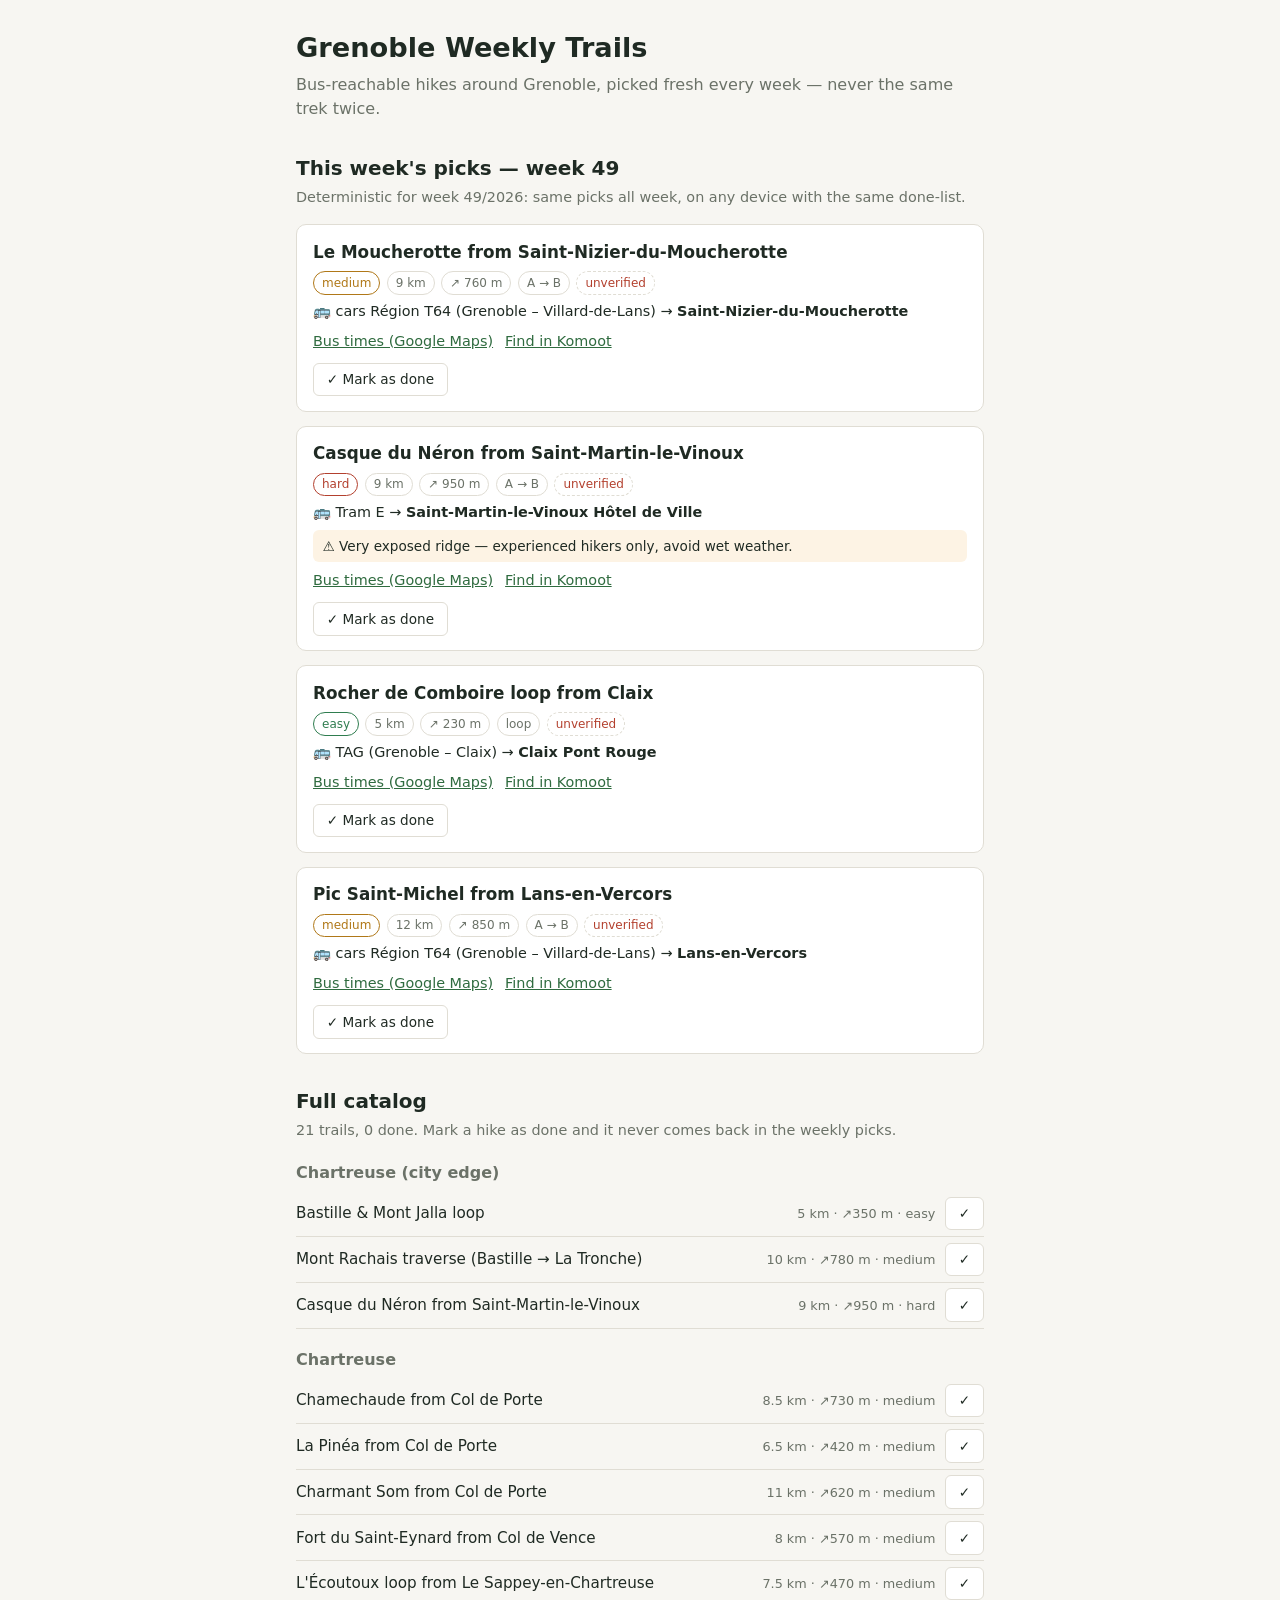
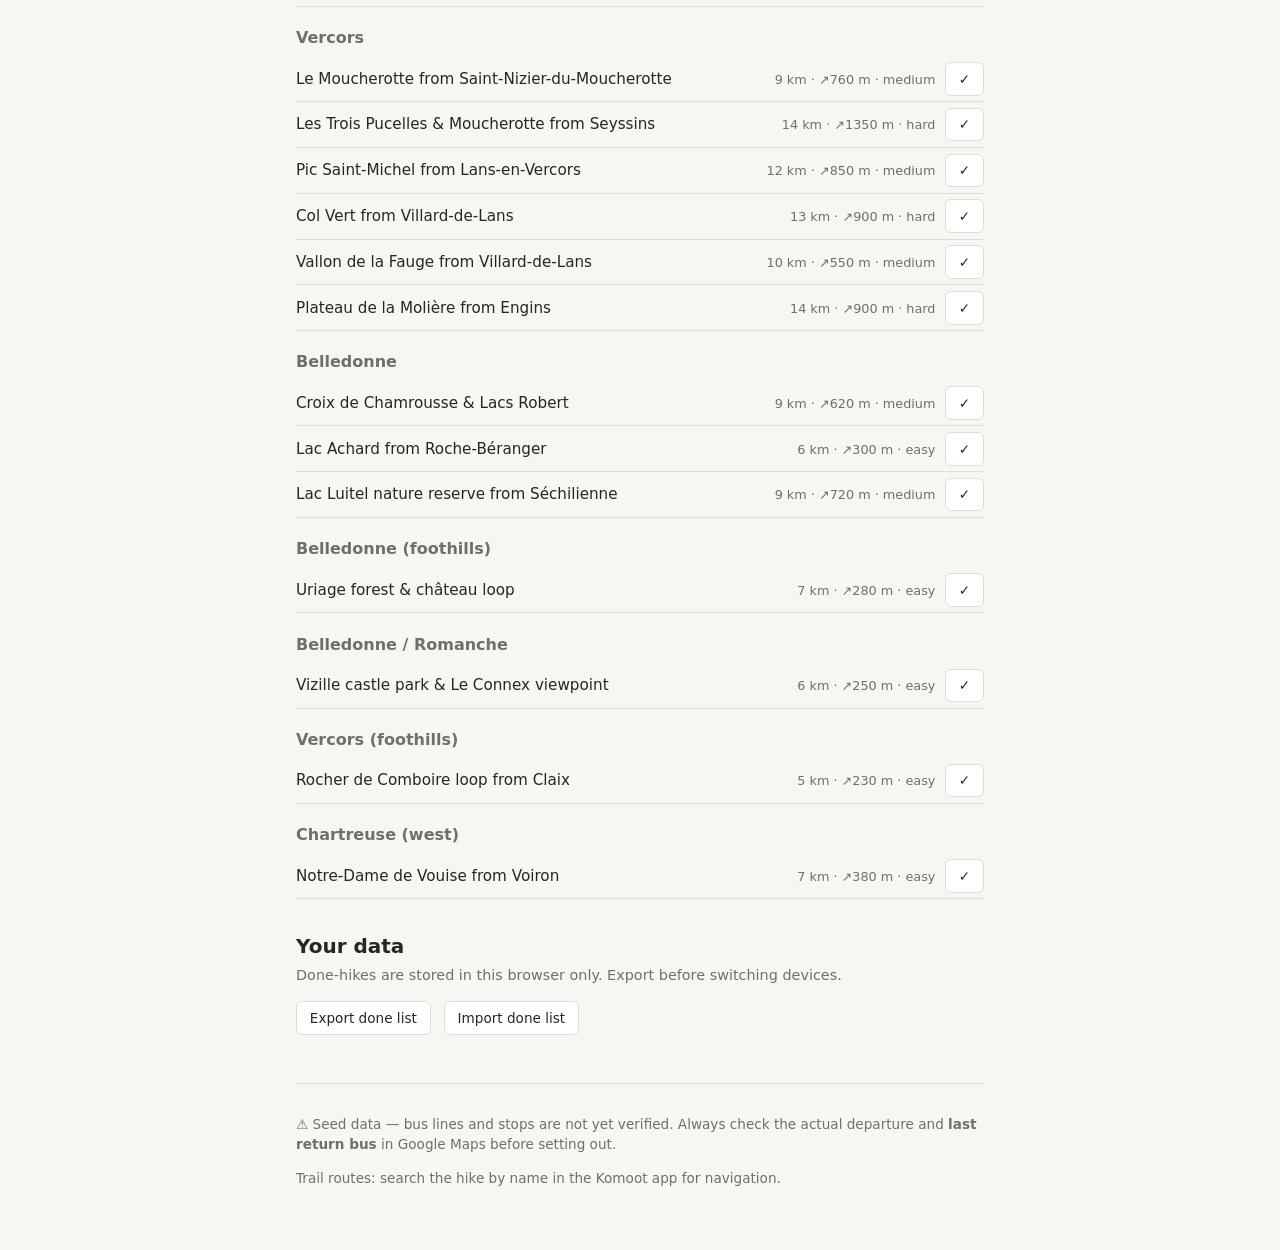
<file: index.html>
<!doctype html>
<html lang="en">
<head>
  <meta charset="utf-8">
  <meta name="viewport" content="width=device-width, initial-scale=1">
  <title>Grenoble Weekly Trails</title>
  <link rel="icon" href="data:image/svg+xml,<svg xmlns='http://www.w3.org/2000/svg' viewBox='0 0 100 100'><text y='.9em' font-size='90'>🥾</text></svg>">
  <link rel="stylesheet" href="style.css">
</head>
<body>
  <header>
    <h1>Grenoble Weekly Trails</h1>
    <p class="tagline">Bus-reachable hikes around Grenoble, picked fresh every week — never the same trek twice.</p>
  </header>

  <main>
    <section id="weekly">
      <h2 id="week-title">This week's picks</h2>
      <p id="week-subtitle" class="muted"></p>
      <div id="picks" class="cards"></div>
    </section>

    <section id="catalog-section">
      <h2>Full catalog</h2>
      <p class="muted"><span id="catalog-count"></span> Mark a hike as done and it never comes back in the weekly picks.</p>
      <div id="catalog"></div>
    </section>

    <section id="tools">
      <h2>Your data</h2>
      <p class="muted">Done-hikes are stored in this browser only. Export before switching devices.</p>
      <button id="export-btn" type="button">Export done list</button>
      <label class="import-label">Import done list
        <input id="import-input" type="file" accept="application/json">
      </label>
    </section>
  </main>

  <footer>
    <p>⚠️ Seed data — bus lines and stops are not yet verified. Always check the actual departure and <strong>last return bus</strong> in Google Maps before setting out.</p>
    <p>Trail routes: search the hike by name in the Komoot app for navigation.</p>
  </footer>

  <script src="app.js"></script>
</body>
</html>
</file>
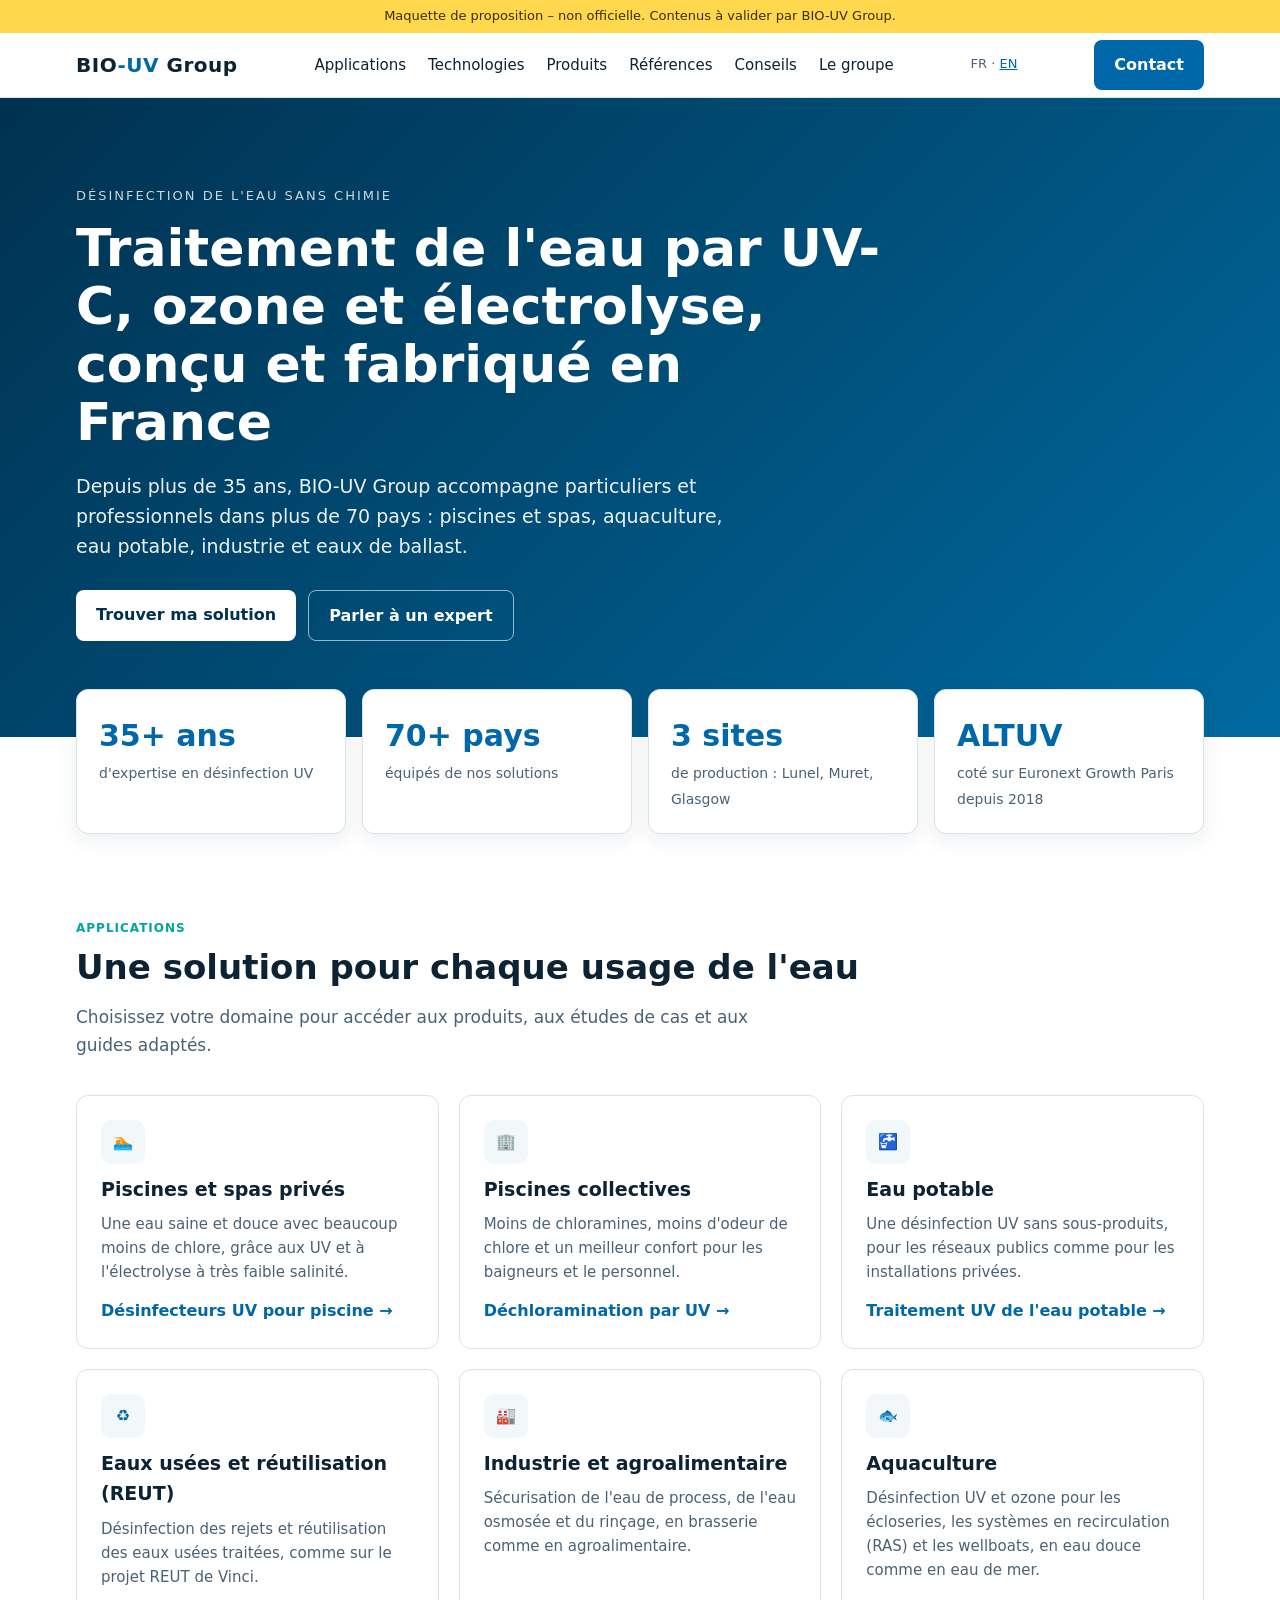
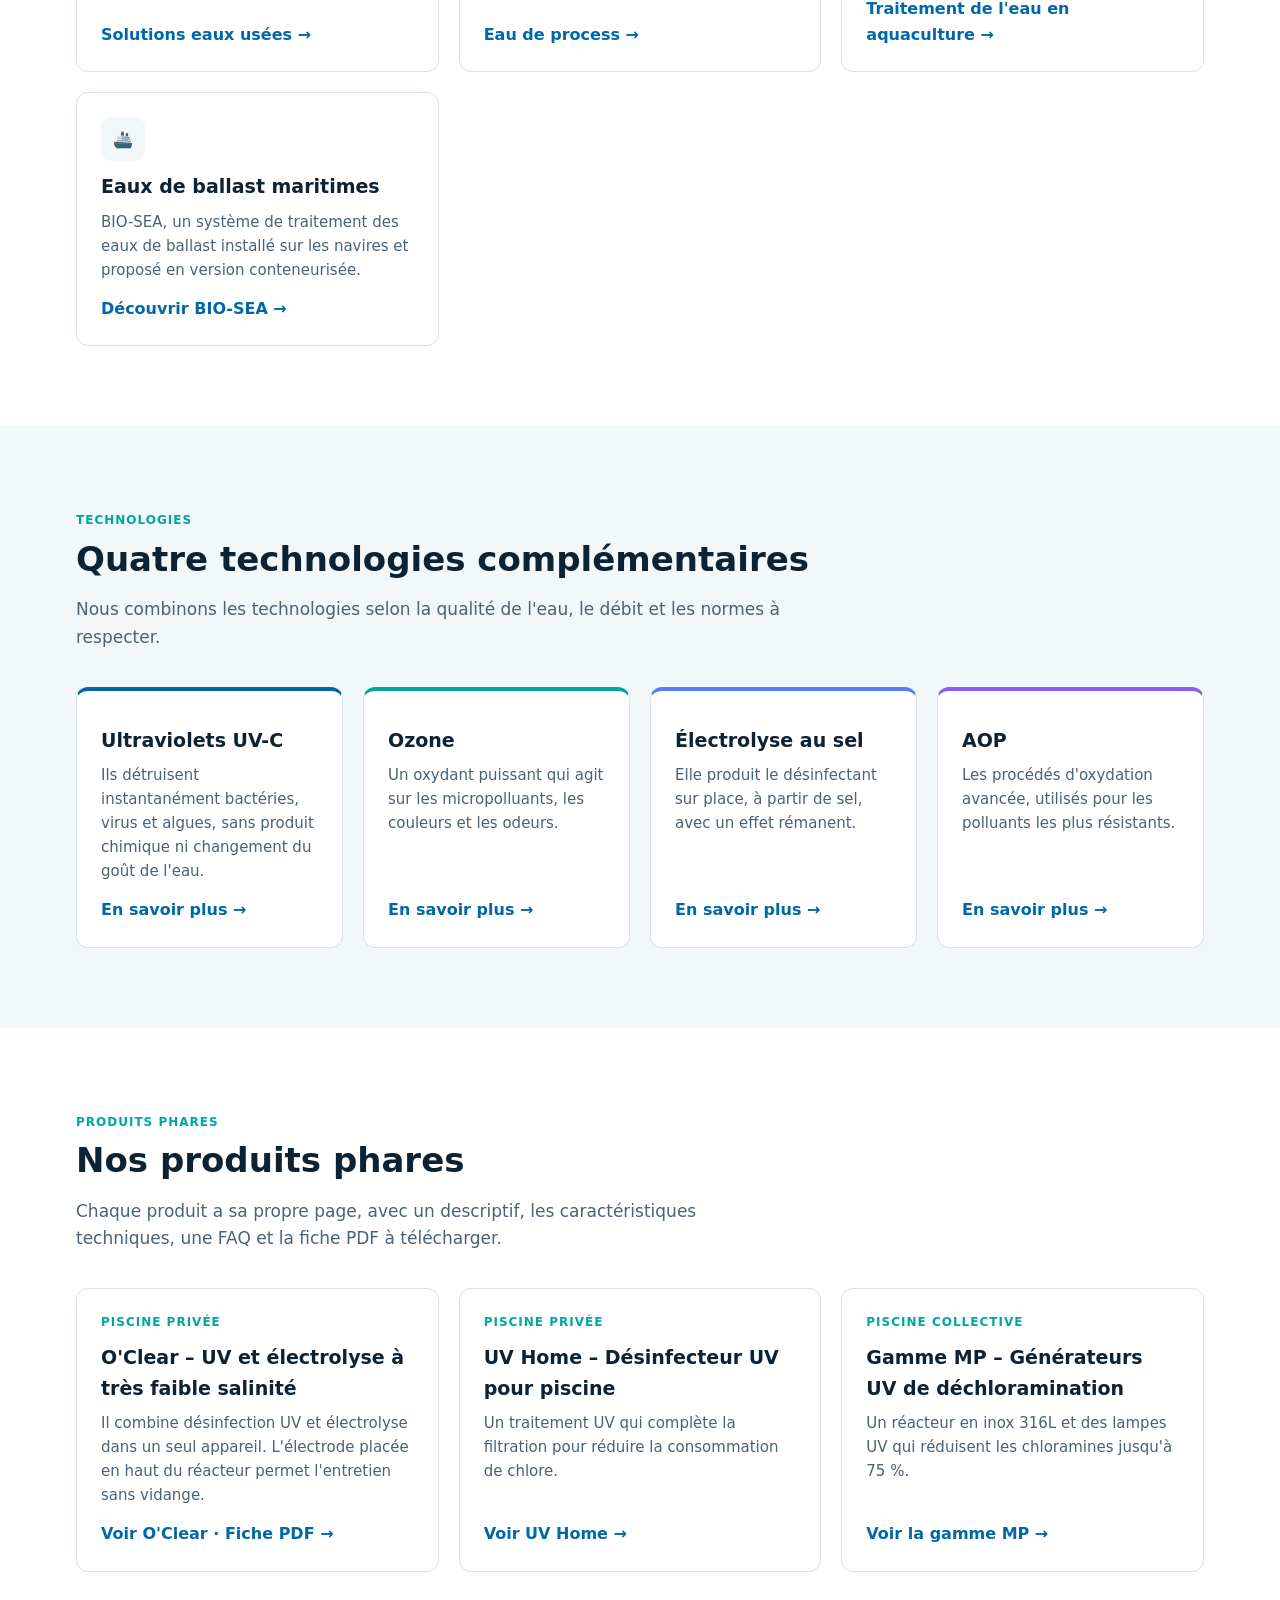
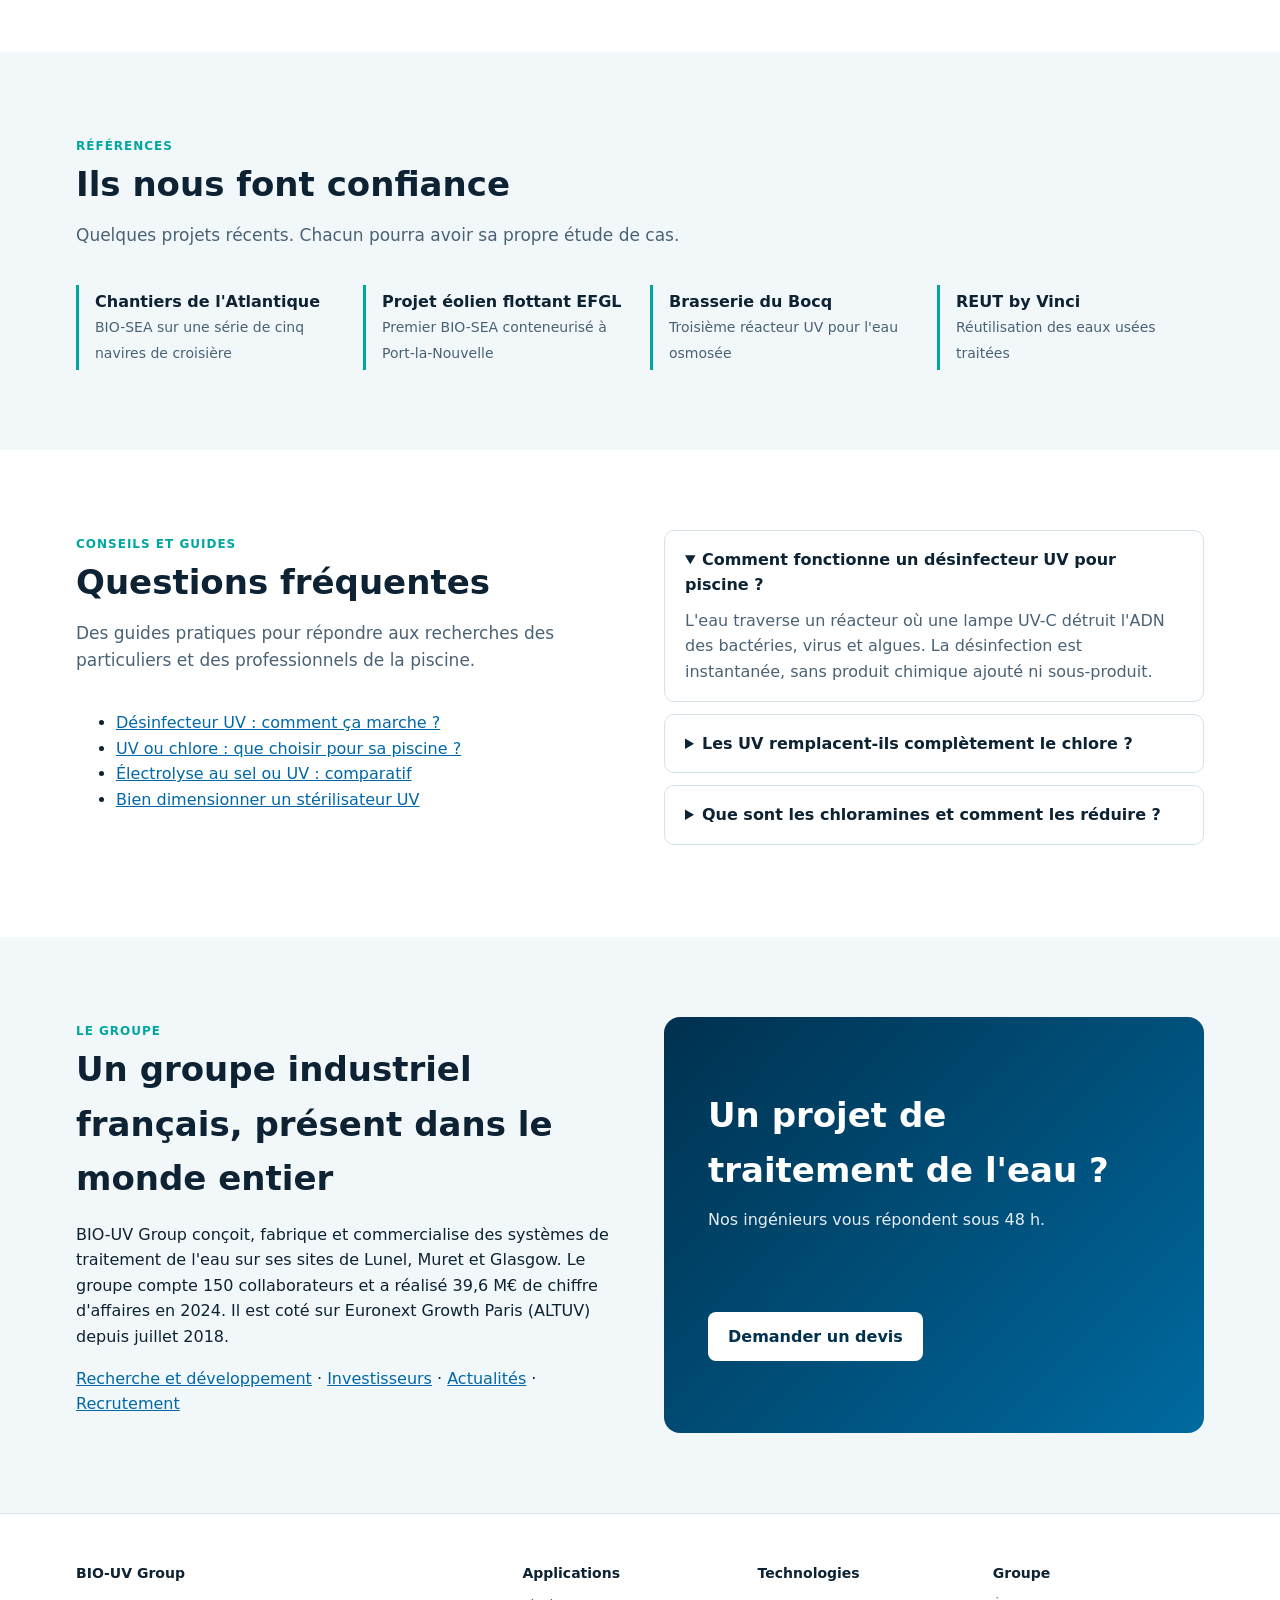
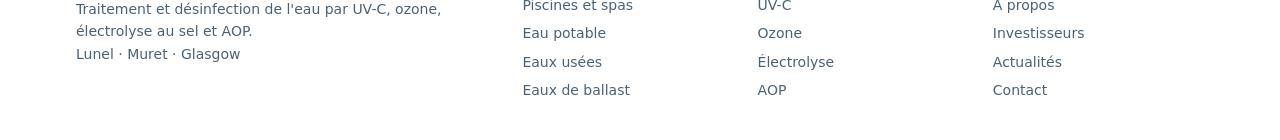
<file: proposals/bio-uv/index.html>
<!doctype html>
<html lang="fr">
<head>
<meta charset="utf-8">
<meta name="viewport" content="width=device-width, initial-scale=1">
<title>Traitement de l'eau par UV-C, ozone et électrolyse | BIO-UV Group</title>
<meta name="description" content="BIO-UV Group conçoit et fabrique en France des systèmes de désinfection de l'eau sans chimie : UV-C, ozone, électrolyse au sel et AOP. Piscines, aquaculture, eau potable, industrie, eaux de ballast.">
<link rel="canonical" href="https://www.bio-uv.com/fr/">
<link rel="alternate" hreflang="fr" href="https://www.bio-uv.com/fr/">
<link rel="alternate" hreflang="en" href="https://www.bio-uv.com/en/">
<link rel="alternate" hreflang="x-default" href="https://www.bio-uv.com/en/">
<meta property="og:type" content="website">
<meta property="og:title" content="BIO-UV Group – Traitement de l'eau sans chimie">
<meta property="og:description" content="UV-C, ozone, électrolyse au sel et AOP : des solutions conçues et fabriquées en France, présentes dans plus de 70 pays.">
<meta property="og:locale" content="fr_FR">
<meta property="og:locale:alternate" content="en_GB">
<script type="application/ld+json">
{
  "@context": "https://schema.org",
  "@type": "Organization",
  "name": "BIO-UV Group",
  "url": "https://www.bio-uv.com/",
  "description": "Conception, fabrication et commercialisation de systèmes de traitement de l'eau par UV-C, ozone, électrolyse au sel et AOP.",
  "address": { "@type": "PostalAddress", "addressLocality": "Lunel", "addressCountry": "FR" },
  "tickerSymbol": "ALTUV"
}
</script>
<script type="application/ld+json">
{
  "@context": "https://schema.org",
  "@type": "FAQPage",
  "mainEntity": [
    { "@type": "Question", "name": "Comment fonctionne un désinfecteur UV pour piscine ?",
      "acceptedAnswer": { "@type": "Answer", "text": "L'eau traverse un réacteur où une lampe UV-C détruit l'ADN des bactéries, virus et algues. La désinfection est instantanée, sans produit chimique ajouté ni sous-produit." } },
    { "@type": "Question", "name": "Les UV remplacent-ils complètement le chlore ?",
      "acceptedAnswer": { "@type": "Answer", "text": "En piscine privée, les UV réduisent fortement la consommation de chlore. Associés à une électrolyse à très faible salinité comme O'Clear, ils assurent aussi l'effet rémanent nécessaire." } },
    { "@type": "Question", "name": "Que sont les chloramines et comment les réduire ?",
      "acceptedAnswer": { "@type": "Answer", "text": "Les chloramines sont responsables de l'odeur de chlore et des irritations. En piscine collective, les générateurs UV de la gamme MP les réduisent jusqu'à 75 %." } }
  ]
}
</script>
<style>
:root{
  --bg:#ffffff; --bg-alt:#f2f7fa; --ink:#0d2233; --muted:#4a6275; --line:#d7e3ea;
  --brand:#0068a8; --brand-ink:#ffffff; --accent:#00a6a0; --card:#ffffff;
  --hero1:#00314f; --hero2:#006aa0;
}
@media (prefers-color-scheme: dark){
  :root:not([data-theme="light"]){
    --bg:#0b1720; --bg-alt:#11212d; --ink:#e6f0f5; --muted:#9db3c2; --line:#22394a;
    --brand:#3fa9e8; --brand-ink:#04131c; --accent:#3fd0c9; --card:#132634;
    --hero1:#021a2a; --hero2:#0a4569;
  }
}
:root[data-theme="dark"]{
  --bg:#0b1720; --bg-alt:#11212d; --ink:#e6f0f5; --muted:#9db3c2; --line:#22394a;
  --brand:#3fa9e8; --brand-ink:#04131c; --accent:#3fd0c9; --card:#132634;
  --hero1:#021a2a; --hero2:#0a4569;
}
*{box-sizing:border-box}
html{scroll-behavior:smooth}
body{margin:0;background:var(--bg);color:var(--ink);font:16px/1.6 system-ui,-apple-system,"Segoe UI",Roboto,sans-serif}
a{color:var(--brand)}
.wrap{max-width:1160px;margin:0 auto;padding:0 16px}
.mock{background:#ffd84d;color:#3a2e00;text-align:center;font-size:13px;padding:6px 16px}
header.top{position:sticky;top:0;z-index:10;background:var(--bg);border-bottom:1px solid var(--line)}
.nav{display:flex;align-items:center;justify-content:space-between;gap:16px;height:64px}
.logo{font-weight:800;font-size:20px;letter-spacing:.5px;color:var(--ink);text-decoration:none}
.logo span{color:var(--brand)}
.nav ul{display:flex;gap:22px;list-style:none;margin:0;padding:0}
.nav ul a{color:var(--ink);text-decoration:none;font-weight:500;font-size:15px}
.nav ul a:hover{color:var(--brand)}
.lang{font-size:13px;color:var(--muted)}
.btn{display:inline-block;background:var(--brand);color:var(--brand-ink);padding:12px 20px;border-radius:8px;text-decoration:none;font-weight:600}
.btn.ghost{background:transparent;color:#fff;border:1px solid rgba(255,255,255,.6)}
.hero{background:linear-gradient(135deg,var(--hero1),var(--hero2));color:#fff;padding:88px 0 96px}
.hero .eyebrow{text-transform:uppercase;letter-spacing:2px;font-size:13px;opacity:.8}
.hero h1{font-size:clamp(30px,5vw,52px);line-height:1.12;margin:12px 0 18px;max-width:820px}
.hero p{font-size:19px;max-width:680px;opacity:.92}
.hero .cta{display:flex;gap:12px;flex-wrap:wrap;margin-top:28px}
.stats{display:grid;grid-template-columns:repeat(4,1fr);gap:16px;margin-top:-48px}
.stat{background:var(--card);border:1px solid var(--line);border-radius:12px;padding:22px;box-shadow:0 6px 20px rgba(0,40,70,.08)}
.stat b{display:block;font-size:30px;color:var(--brand)}
.stat span{color:var(--muted);font-size:14px}
section{padding:80px 0}
section.alt{background:var(--bg-alt)}
h2{font-size:clamp(24px,3.4vw,34px);margin:0 0 10px}
.lead{color:var(--muted);max-width:720px;margin:0 0 36px;font-size:17px}
.grid{display:grid;gap:20px}
.g3{grid-template-columns:repeat(3,1fr)}
.g4{grid-template-columns:repeat(4,1fr)}
.g2{grid-template-columns:repeat(2,1fr)}
.card{background:var(--card);border:1px solid var(--line);border-radius:12px;padding:24px;display:flex;flex-direction:column}
.card h3{margin:10px 0 8px;font-size:19px}
.card p{margin:0 0 14px;color:var(--muted);font-size:15px}
.card a.more{margin-top:auto;font-weight:600;text-decoration:none}
.ico{width:44px;height:44px;border-radius:10px;background:var(--bg-alt);display:grid;place-items:center;color:var(--brand)}
.tag{display:inline-block;font-size:12px;font-weight:600;color:var(--accent);text-transform:uppercase;letter-spacing:1px}
.tech{border-top:4px solid var(--brand)}
.tech:nth-child(2){border-top-color:var(--accent)}
.tech:nth-child(3){border-top-color:#5b7cfa}
.tech:nth-child(4){border-top-color:#8a5cf6}
.refs{display:grid;grid-template-columns:repeat(4,1fr);gap:20px}
.ref{border-left:3px solid var(--accent);padding:4px 0 4px 16px}
.ref b{display:block}
.ref span{color:var(--muted);font-size:14px}
details{background:var(--card);border:1px solid var(--line);border-radius:10px;padding:16px 20px;margin-bottom:12px}
summary{cursor:pointer;font-weight:600}
details p{color:var(--muted);margin:10px 0 0}
.contact{background:linear-gradient(135deg,var(--hero1),var(--hero2));color:#fff;border-radius:16px;padding:44px;display:flex;justify-content:space-between;align-items:center;gap:24px;flex-wrap:wrap}
.contact h2{color:#fff}
.contact p{opacity:.9;margin:0}
footer{border-top:1px solid var(--line);padding:48px 0 32px;color:var(--muted);font-size:14px}
footer .cols{display:grid;grid-template-columns:2fr 1fr 1fr 1fr;gap:24px}
footer h4{color:var(--ink);margin:0 0 10px;font-size:14px}
footer ul{list-style:none;padding:0;margin:0}
footer li{margin:6px 0}
footer a{color:var(--muted);text-decoration:none}
@media (max-width:900px){
  .nav ul{display:none}
  .stats,.g4,.refs{grid-template-columns:repeat(2,1fr)}
  .g3{grid-template-columns:1fr 1fr}
  footer .cols{grid-template-columns:1fr 1fr}
}
@media (max-width:560px){
  .stats,.g4,.g3,.g2,.refs{grid-template-columns:1fr}
  .hero{padding:56px 0 80px}
  section{padding:56px 0}
  .contact{padding:28px}
  .lang{display:none}
}
</style>
</head>
<body>
<div class="mock">Maquette de proposition – non officielle. Contenus à valider par BIO-UV Group.</div>

<header class="top">
  <div class="wrap nav">
    <a class="logo" href="#">BIO<span>-UV</span> Group</a>
    <nav aria-label="Navigation principale">
      <ul>
        <li><a href="#applications">Applications</a></li>
        <li><a href="#technologies">Technologies</a></li>
        <li><a href="#produits">Produits</a></li>
        <li><a href="#references">Références</a></li>
        <li><a href="#conseils">Conseils</a></li>
        <li><a href="#groupe">Le groupe</a></li>
      </ul>
    </nav>
    <span class="lang">FR · <a href="#">EN</a></span>
    <a class="btn" href="#contact">Contact</a>
  </div>
</header>

<main>
  <section class="hero" aria-labelledby="h1">
    <div class="wrap">
      <div class="eyebrow">Désinfection de l'eau sans chimie</div>
      <h1 id="h1">Traitement de l'eau par UV-C, ozone et électrolyse, conçu et fabriqué en France</h1>
      <p>Depuis plus de 35 ans, BIO-UV Group accompagne particuliers et professionnels dans plus de 70 pays : piscines et spas, aquaculture, eau potable, industrie et eaux de ballast.</p>
      <div class="cta">
        <a class="btn" href="#applications" style="background:#fff;color:#00314f">Trouver ma solution</a>
        <a class="btn ghost" href="#contact">Parler à un expert</a>
      </div>
    </div>
  </section>

  <div class="wrap stats" aria-label="Chiffres clés">
    <div class="stat"><b>35+ ans</b><span>d'expertise en désinfection UV</span></div>
    <div class="stat"><b>70+ pays</b><span>équipés de nos solutions</span></div>
    <div class="stat"><b>3 sites</b><span>de production : Lunel, Muret, Glasgow</span></div>
    <div class="stat"><b>ALTUV</b><span>coté sur Euronext Growth Paris depuis 2018</span></div>
  </div>

  <section id="applications" aria-labelledby="h-app">
    <div class="wrap">
      <span class="tag">Applications</span>
      <h2 id="h-app">Une solution pour chaque usage de l'eau</h2>
      <p class="lead">Choisissez votre domaine pour accéder aux produits, aux études de cas et aux guides adaptés.</p>
      <div class="grid g3">
        <article class="card">
          <div class="ico" aria-hidden="true">🏊</div>
          <h3>Piscines et spas privés</h3>
          <p>Une eau saine et douce avec beaucoup moins de chlore, grâce aux UV et à l'électrolyse à très faible salinité.</p>
          <a class="more" href="#produits">Désinfecteurs UV pour piscine →</a>
        </article>
        <article class="card">
          <div class="ico" aria-hidden="true">🏢</div>
          <h3>Piscines collectives</h3>
          <p>Moins de chloramines, moins d'odeur de chlore et un meilleur confort pour les baigneurs et le personnel.</p>
          <a class="more" href="#produits">Déchloramination par UV →</a>
        </article>
        <article class="card">
          <div class="ico" aria-hidden="true">🚰</div>
          <h3>Eau potable</h3>
          <p>Une désinfection UV sans sous-produits, pour les réseaux publics comme pour les installations privées.</p>
          <a class="more" href="#">Traitement UV de l'eau potable →</a>
        </article>
        <article class="card">
          <div class="ico" aria-hidden="true">♻️</div>
          <h3>Eaux usées et réutilisation (REUT)</h3>
          <p>Désinfection des rejets et réutilisation des eaux usées traitées, comme sur le projet REUT de Vinci.</p>
          <a class="more" href="#">Solutions eaux usées →</a>
        </article>
        <article class="card">
          <div class="ico" aria-hidden="true">🏭</div>
          <h3>Industrie et agroalimentaire</h3>
          <p>Sécurisation de l'eau de process, de l'eau osmosée et du rinçage, en brasserie comme en agroalimentaire.</p>
          <a class="more" href="#">Eau de process →</a>
        </article>
        <article class="card">
          <div class="ico" aria-hidden="true">🐟</div>
          <h3>Aquaculture</h3>
          <p>Désinfection UV et ozone pour les écloseries, les systèmes en recirculation (RAS) et les wellboats, en eau douce comme en eau de mer.</p>
          <a class="more" href="aquaculture.html">Traitement de l'eau en aquaculture →</a>
        </article>
        <article class="card">
          <div class="ico" aria-hidden="true">🚢</div>
          <h3>Eaux de ballast maritimes</h3>
          <p>BIO-SEA, un système de traitement des eaux de ballast installé sur les navires et proposé en version conteneurisée.</p>
          <a class="more" href="#">Découvrir BIO-SEA →</a>
        </article>
      </div>
    </div>
  </section>

  <section id="technologies" class="alt" aria-labelledby="h-tech">
    <div class="wrap">
      <span class="tag">Technologies</span>
      <h2 id="h-tech">Quatre technologies complémentaires</h2>
      <p class="lead">Nous combinons les technologies selon la qualité de l'eau, le débit et les normes à respecter.</p>
      <div class="grid g4">
        <article class="card tech"><h3>Ultraviolets UV-C</h3><p>Ils détruisent instantanément bactéries, virus et algues, sans produit chimique ni changement du goût de l'eau.</p><a class="more" href="#">En savoir plus →</a></article>
        <article class="card tech"><h3>Ozone</h3><p>Un oxydant puissant qui agit sur les micropolluants, les couleurs et les odeurs.</p><a class="more" href="#">En savoir plus →</a></article>
        <article class="card tech"><h3>Électrolyse au sel</h3><p>Elle produit le désinfectant sur place, à partir de sel, avec un effet rémanent.</p><a class="more" href="#">En savoir plus →</a></article>
        <article class="card tech"><h3>AOP</h3><p>Les procédés d'oxydation avancée, utilisés pour les polluants les plus résistants.</p><a class="more" href="#">En savoir plus →</a></article>
      </div>
    </div>
  </section>

  <section id="produits" aria-labelledby="h-prod">
    <div class="wrap">
      <span class="tag">Produits phares</span>
      <h2 id="h-prod">Nos produits phares</h2>
      <p class="lead">Chaque produit a sa propre page, avec un descriptif, les caractéristiques techniques, une FAQ et la fiche PDF à télécharger.</p>
      <div class="grid g3">
        <article class="card">
          <span class="tag">Piscine privée</span>
          <h3>O'Clear – UV et électrolyse à très faible salinité</h3>
          <p>Il combine désinfection UV et électrolyse dans un seul appareil. L'électrode placée en haut du réacteur permet l'entretien sans vidange.</p>
          <a class="more" href="#">Voir O'Clear · Fiche PDF →</a>
        </article>
        <article class="card">
          <span class="tag">Piscine privée</span>
          <h3>UV Home – Désinfecteur UV pour piscine</h3>
          <p>Un traitement UV qui complète la filtration pour réduire la consommation de chlore.</p>
          <a class="more" href="#">Voir UV Home →</a>
        </article>
        <article class="card">
          <span class="tag">Piscine collective</span>
          <h3>Gamme MP – Générateurs UV de déchloramination</h3>
          <p>Un réacteur en inox 316L et des lampes UV qui réduisent les chloramines jusqu'à 75 %.</p>
          <a class="more" href="#">Voir la gamme MP →</a>
        </article>
      </div>
    </div>
  </section>

  <section id="references" class="alt" aria-labelledby="h-ref">
    <div class="wrap">
      <span class="tag">Références</span>
      <h2 id="h-ref">Ils nous font confiance</h2>
      <p class="lead">Quelques projets récents. Chacun pourra avoir sa propre étude de cas.</p>
      <div class="refs">
        <div class="ref"><b>Chantiers de l'Atlantique</b><span>BIO-SEA sur une série de cinq navires de croisière</span></div>
        <div class="ref"><b>Projet éolien flottant EFGL</b><span>Premier BIO-SEA conteneurisé à Port-la-Nouvelle</span></div>
        <div class="ref"><b>Brasserie du Bocq</b><span>Troisième réacteur UV pour l'eau osmosée</span></div>
        <div class="ref"><b>REUT by Vinci</b><span>Réutilisation des eaux usées traitées</span></div>
      </div>
    </div>
  </section>

  <section id="conseils" aria-labelledby="h-faq">
    <div class="wrap grid g2" style="align-items:start;gap:48px">
      <div>
        <span class="tag">Conseils et guides</span>
        <h2 id="h-faq">Questions fréquentes</h2>
        <p class="lead">Des guides pratiques pour répondre aux recherches des particuliers et des professionnels de la piscine.</p>
        <ul>
          <li><a href="#">Désinfecteur UV : comment ça marche ?</a></li>
          <li><a href="#">UV ou chlore : que choisir pour sa piscine ?</a></li>
          <li><a href="#">Électrolyse au sel ou UV : comparatif</a></li>
          <li><a href="#">Bien dimensionner un stérilisateur UV</a></li>
        </ul>
      </div>
      <div>
        <details open><summary>Comment fonctionne un désinfecteur UV pour piscine ?</summary><p>L'eau traverse un réacteur où une lampe UV-C détruit l'ADN des bactéries, virus et algues. La désinfection est instantanée, sans produit chimique ajouté ni sous-produit.</p></details>
        <details><summary>Les UV remplacent-ils complètement le chlore ?</summary><p>En piscine privée, les UV réduisent fortement la consommation de chlore. Associés à une électrolyse à très faible salinité comme O'Clear, ils assurent aussi l'effet rémanent nécessaire.</p></details>
        <details><summary>Que sont les chloramines et comment les réduire ?</summary><p>Les chloramines sont responsables de l'odeur de chlore et des irritations. En piscine collective, les générateurs UV de la gamme MP les réduisent jusqu'à 75 %.</p></details>
      </div>
    </div>
  </section>

  <section id="groupe" class="alt" aria-labelledby="h-grp">
    <div class="wrap grid g2" style="gap:48px">
      <div>
        <span class="tag">Le groupe</span>
        <h2 id="h-grp">Un groupe industriel français, présent dans le monde entier</h2>
        <p>BIO-UV Group conçoit, fabrique et commercialise des systèmes de traitement de l'eau sur ses sites de Lunel, Muret et Glasgow. Le groupe compte 150 collaborateurs et a réalisé 39,6 M€ de chiffre d'affaires en 2024. Il est coté sur Euronext Growth Paris (ALTUV) depuis juillet 2018.</p>
        <p><a href="#">Recherche et développement</a> · <a href="#">Investisseurs</a> · <a href="#">Actualités</a> · <a href="#">Recrutement</a></p>
      </div>
      <div class="contact" id="contact">
        <div>
          <h2>Un projet de traitement de l'eau ?</h2>
          <p>Nos ingénieurs vous répondent sous 48 h.</p>
        </div>
        <a class="btn" href="#" style="background:#fff;color:#00314f">Demander un devis</a>
      </div>
    </div>
  </section>
</main>

<footer>
  <div class="wrap cols">
    <div><b style="color:var(--ink)">BIO-UV Group</b><p>Traitement et désinfection de l'eau par UV-C, ozone, électrolyse au sel et AOP.<br>Lunel · Muret · Glasgow</p></div>
    <div><h4>Applications</h4><ul><li><a href="#">Piscines et spas</a></li><li><a href="#">Eau potable</a></li><li><a href="#">Eaux usées</a></li><li><a href="#">Eaux de ballast</a></li></ul></div>
    <div><h4>Technologies</h4><ul><li><a href="#">UV-C</a></li><li><a href="#">Ozone</a></li><li><a href="#">Électrolyse</a></li><li><a href="#">AOP</a></li></ul></div>
    <div><h4>Groupe</h4><ul><li><a href="#">À propos</a></li><li><a href="#">Investisseurs</a></li><li><a href="#">Actualités</a></li><li><a href="#">Contact</a></li></ul></div>
  </div>
</footer>
</body>
</html>
</file>
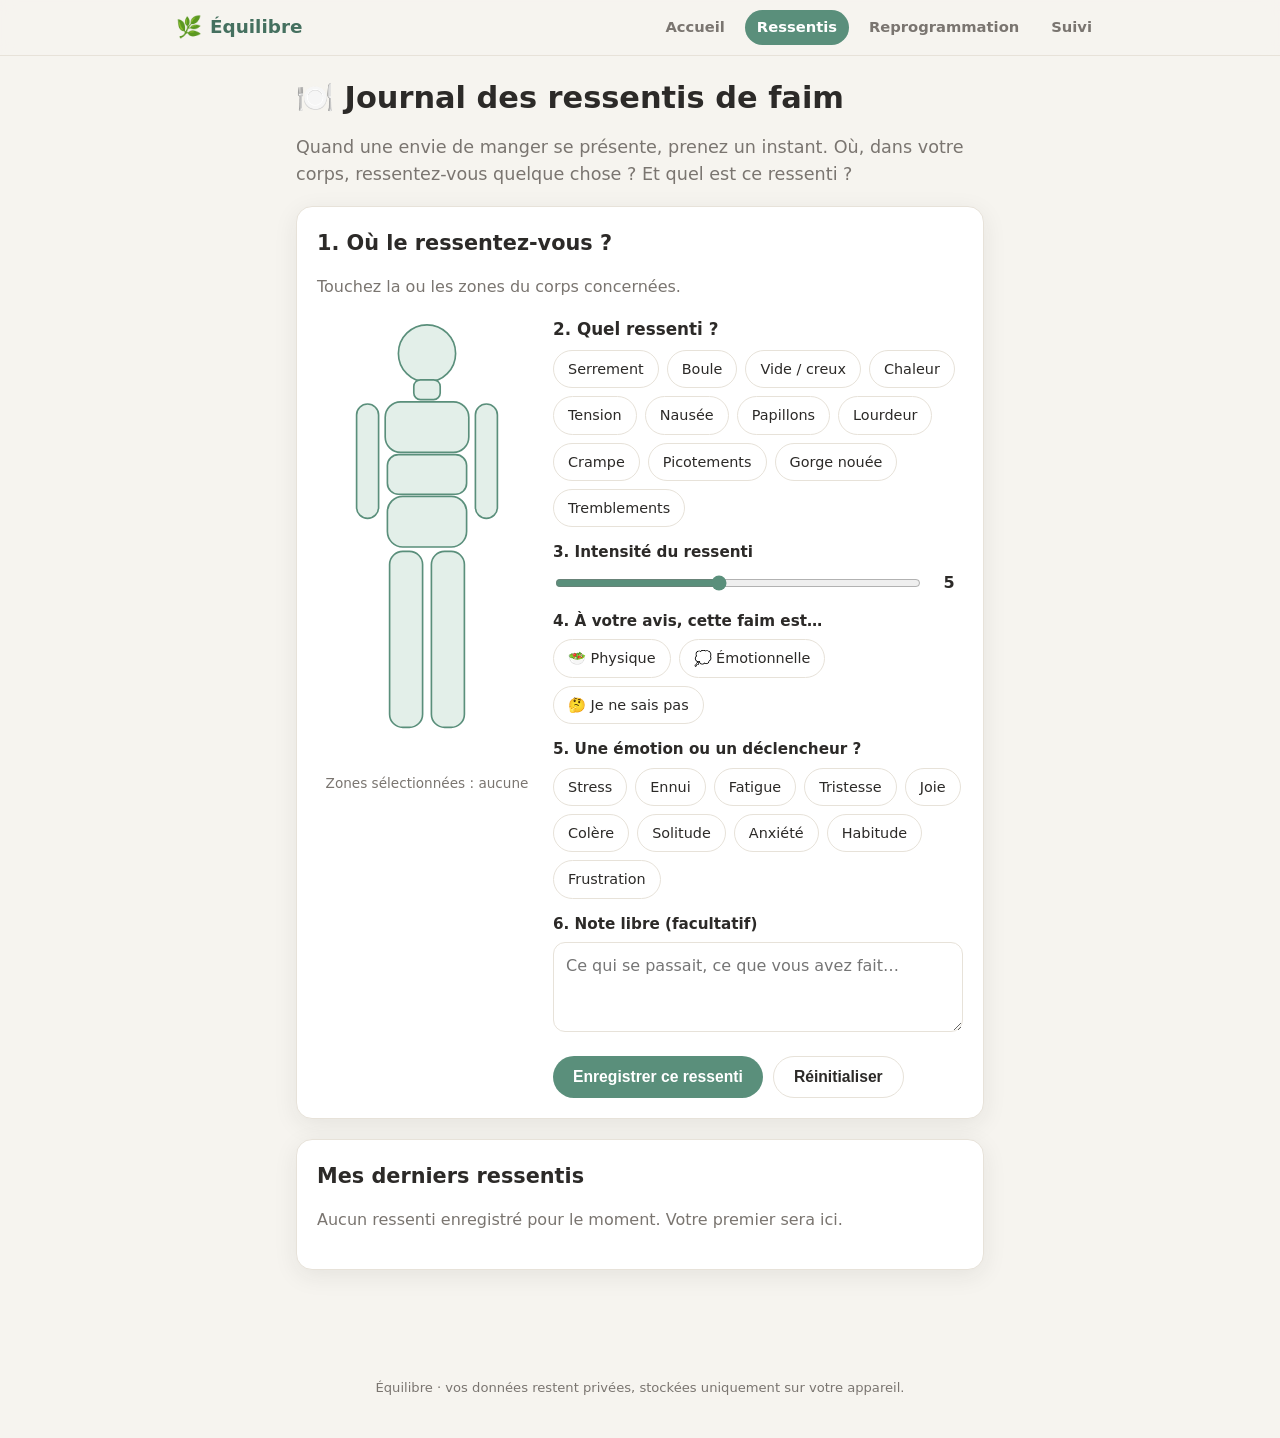
<file: site/alimentaire.html>
<!doctype html>
<html lang="fr">
<head>
  <meta charset="utf-8">
  <meta name="viewport" content="width=device-width, initial-scale=1">
  <title>Ressentis de faim — Équilibre</title>
  <link rel="stylesheet" href="css/styles.css">
</head>
<body>
  <header class="site-header">
    <nav class="nav">
      <a class="brand" href="index.html"><span class="dot">🌿</span> Équilibre</a>
      <a class="navlink" href="index.html">Accueil</a>
      <a class="navlink" href="alimentaire.html">Ressentis</a>
      <a class="navlink" href="reprogrammation.html">Reprogrammation</a>
      <a class="navlink" href="suivi.html">Suivi</a>
    </nav>
  </header>

  <main class="container narrow">
    <h1>🍽️ Journal des ressentis de faim</h1>
    <p class="lead">Quand une envie de manger se présente, prenez un instant. Où, dans votre corps, ressentez-vous quelque chose ? Et quel est ce ressenti ?</p>

    <section class="card">
      <h2>1. Où le ressentez-vous ?</h2>
      <p class="muted">Touchez la ou les zones du corps concernées.</p>
      <div class="bodymap-wrap">
        <div>
          <!-- Silhouette interactive -->
          <svg class="bodymap" viewBox="0 0 200 410" role="group" aria-label="Silhouette du corps">
            <g id="bodyRegions">
              <circle class="region" data-part="Tête" cx="100" cy="34" r="26"/>
              <rect class="region" data-part="Gorge / cou" x="88" y="58" width="24" height="18" rx="6"/>
              <rect class="region" data-part="Poitrine" x="62" y="78" width="76" height="46" rx="14"/>
              <rect class="region" data-part="Plexus / estomac" x="64" y="126" width="72" height="36" rx="10"/>
              <rect class="region" data-part="Ventre" x="64" y="164" width="72" height="46" rx="14"/>
              <rect class="region" data-part="Bras gauche" x="36" y="80" width="20" height="104" rx="10"/>
              <rect class="region" data-part="Bras droit" x="144" y="80" width="20" height="104" rx="10"/>
              <rect class="region" data-part="Jambe gauche" x="66" y="214" width="30" height="160" rx="12"/>
              <rect class="region" data-part="Jambe droite" x="104" y="214" width="30" height="160" rx="12"/>
            </g>
          </svg>
          <div class="bodymap-legend">Zones sélectionnées : <span id="selParts">aucune</span></div>
        </div>
        <div>
          <h3>2. Quel ressenti ?</h3>
          <div class="chips" id="sensChips"></div>

          <label class="field">3. Intensité du ressenti</label>
          <div class="range-row">
            <input type="range" id="intensity" min="1" max="10" value="5">
            <span class="range-val" id="intVal">5</span>
          </div>

          <label class="field">4. À votre avis, cette faim est…</label>
          <div class="chips" id="hungerType">
            <span class="chip" data-h="physique">🥗 Physique</span>
            <span class="chip" data-h="emotionnelle">💭 Émotionnelle</span>
            <span class="chip" data-h="incertaine">🤔 Je ne sais pas</span>
          </div>

          <label class="field">5. Une émotion ou un déclencheur ?</label>
          <div class="chips" id="emoChips"></div>

          <label class="field" for="note">6. Note libre (facultatif)</label>
          <textarea id="note" placeholder="Ce qui se passait, ce que vous avez fait…"></textarea>

          <div class="btn-row" style="margin-top:16px">
            <button class="btn btn-primary" id="saveEntry">Enregistrer ce ressenti</button>
            <button class="btn btn-ghost" id="resetForm">Réinitialiser</button>
          </div>
          <p id="entryMsg" class="notice hidden" style="margin-top:12px"></p>
        </div>
      </div>
    </section>

    <section class="card">
      <h2>Mes derniers ressentis</h2>
      <div id="entryList"></div>
    </section>
  </main>

  <footer class="footer">
    Équilibre · vos données restent privées, stockées uniquement sur votre appareil.
  </footer>

  <script src="js/app.js"></script>
  <script src="js/alimentaire.js"></script>
</body>
</html>
</file>
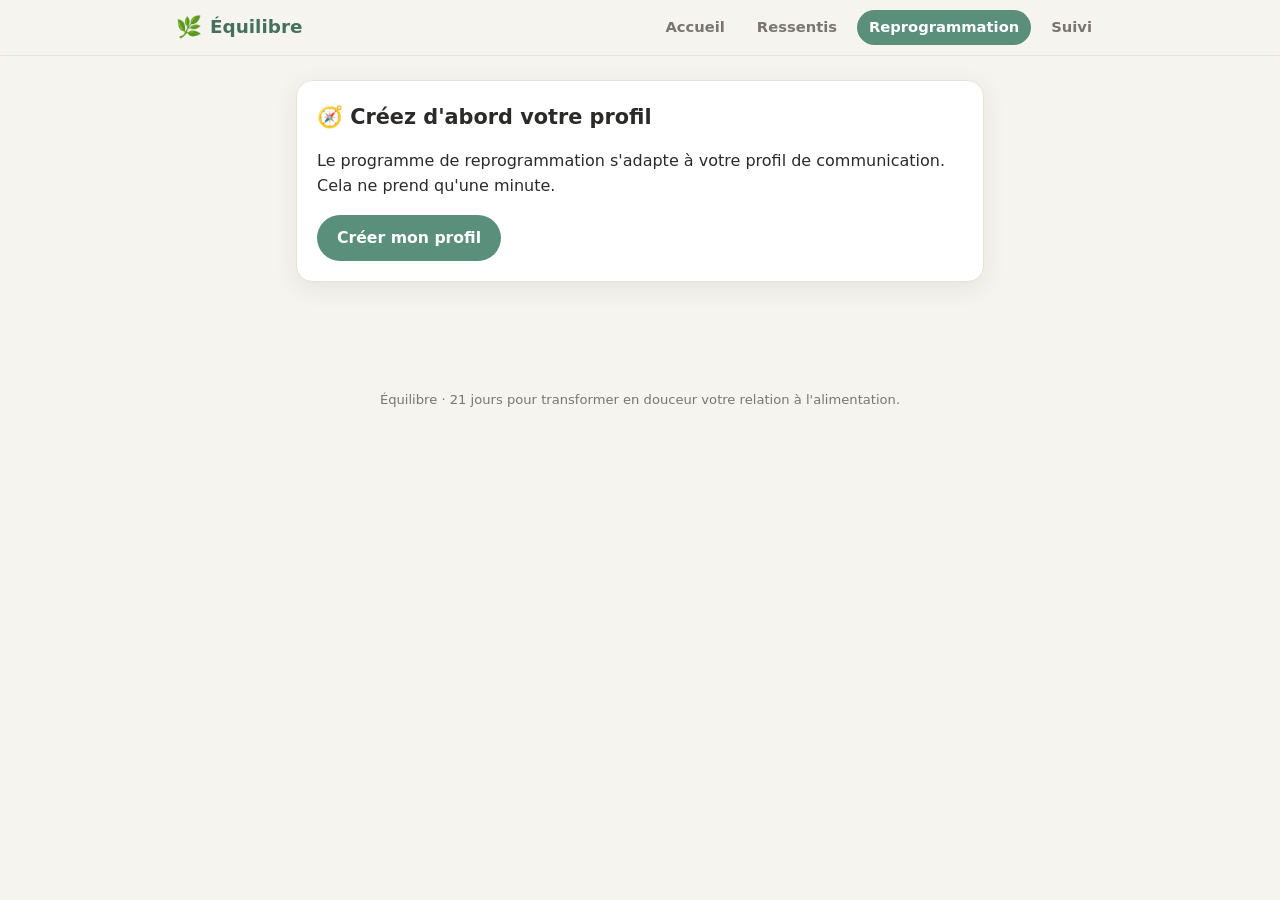
<file: site/reprogrammation.html>
<!doctype html>
<html lang="fr">
<head>
  <meta charset="utf-8">
  <meta name="viewport" content="width=device-width, initial-scale=1">
  <title>Reprogrammation 21 jours — Équilibre</title>
  <link rel="stylesheet" href="css/styles.css">
</head>
<body>
  <header class="site-header">
    <nav class="nav">
      <a class="brand" href="index.html"><span class="dot">🌿</span> Équilibre</a>
      <a class="navlink" href="index.html">Accueil</a>
      <a class="navlink" href="alimentaire.html">Ressentis</a>
      <a class="navlink" href="reprogrammation.html">Reprogrammation</a>
      <a class="navlink" href="suivi.html">Suivi</a>
    </nav>
  </header>

  <main class="container narrow">
    <!-- Si pas de profil -->
    <section id="noProfile" class="card hidden">
      <h2>🧭 Créez d'abord votre profil</h2>
      <p>Le programme de reprogrammation s'adapte à votre profil de communication. Cela ne prend qu'une minute.</p>
      <a class="btn btn-primary" href="index.html#start">Créer mon profil</a>
    </section>

    <div id="programWrap" class="hidden">
      <h1>🧠 Programme de reprogrammation</h1>
      <p class="lead" id="programIntro"></p>

      <section class="card">
        <div style="display:flex;justify-content:space-between;align-items:center;gap:10px;flex-wrap:wrap">
          <strong id="progressLabel"></strong>
          <span class="muted" id="weekTheme"></span>
        </div>
        <div class="progress" style="margin-top:8px"><span id="progressBar"></span></div>
        <div class="days-grid" id="daysGrid" style="margin-top:16px"></div>
      </section>

      <!-- Lecteur du jour -->
      <section class="card" id="reader">
        <div style="display:flex;justify-content:space-between;align-items:baseline;gap:8px;flex-wrap:wrap">
          <h2 id="dayTitle"></h2>
          <span class="muted" id="dayMeta"></span>
        </div>

        <div class="btn-row" style="margin:6px 0 16px">
          <button class="btn btn-accent" id="listenBtn">🔊 Écouter</button>
          <button class="btn btn-ghost" id="pauseBtn" disabled>⏸ Pause</button>
          <button class="btn btn-ghost" id="stopBtn" disabled>⏹ Stop</button>
        </div>
        <p id="ttsWarn" class="notice hidden">La synthèse vocale n'est pas disponible sur ce navigateur. Vous pouvez lire le texte ci-dessous.</p>

        <div class="reader-text" id="dayBody"></div>
        <div class="affirmation" id="dayAffirmation"></div>

        <label class="field" for="reflection">Ma réflexion du jour (facultatif)</label>
        <textarea id="reflection" placeholder="Une pensée, un ressenti, une intention…"></textarea>

        <div class="btn-row" style="margin-top:14px">
          <button class="btn btn-primary" id="markRead">✓ J'ai fait l'exercice du jour</button>
          <button class="btn btn-ghost" id="prevDay">← Jour précédent</button>
          <button class="btn btn-ghost" id="nextDay">Jour suivant →</button>
        </div>
        <p id="readerMsg" class="notice hidden" style="margin-top:12px"></p>
      </section>
    </div>
  </main>

  <footer class="footer">
    Équilibre · 21 jours pour transformer en douceur votre relation à l'alimentation.
  </footer>

  <script src="js/pcm.js"></script>
  <script src="js/app.js"></script>
  <script src="js/reprogrammation.js"></script>
</body>
</html>
</file>
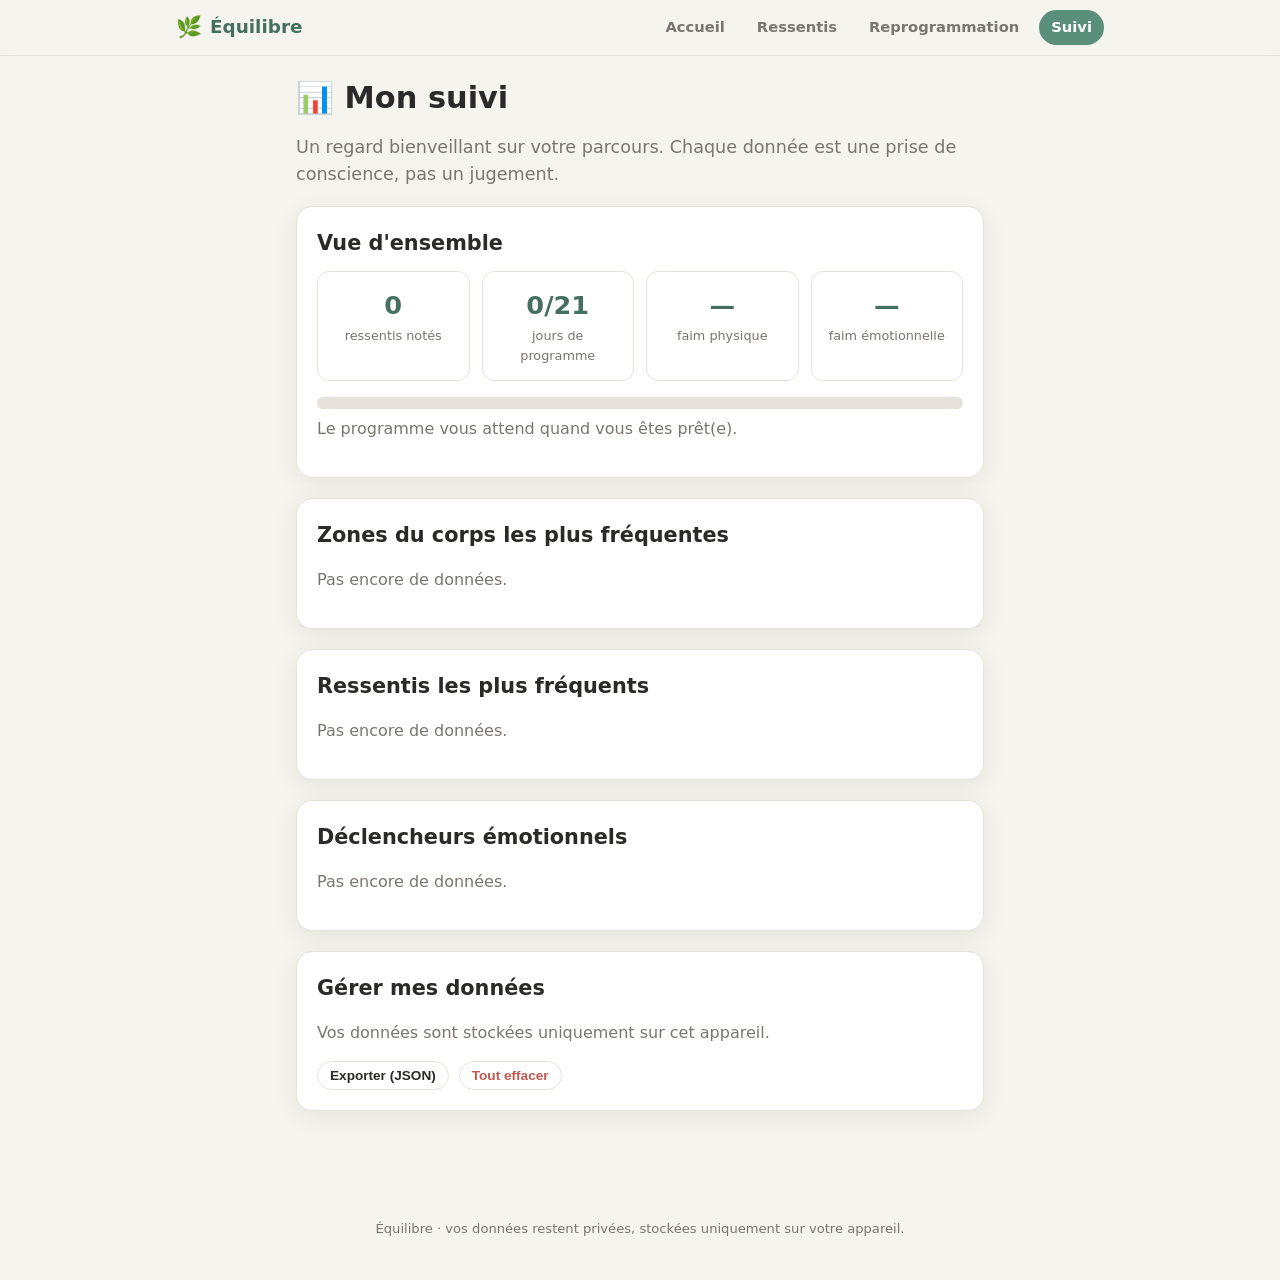
<file: site/suivi.html>
<!doctype html>
<html lang="fr">
<head>
  <meta charset="utf-8">
  <meta name="viewport" content="width=device-width, initial-scale=1">
  <title>Mon suivi — Équilibre</title>
  <link rel="stylesheet" href="css/styles.css">
</head>
<body>
  <header class="site-header">
    <nav class="nav">
      <a class="brand" href="index.html"><span class="dot">🌿</span> Équilibre</a>
      <a class="navlink" href="index.html">Accueil</a>
      <a class="navlink" href="alimentaire.html">Ressentis</a>
      <a class="navlink" href="reprogrammation.html">Reprogrammation</a>
      <a class="navlink" href="suivi.html">Suivi</a>
    </nav>
  </header>

  <main class="container narrow">
    <h1>📊 Mon suivi</h1>
    <p class="lead">Un regard bienveillant sur votre parcours. Chaque donnée est une prise de conscience, pas un jugement.</p>

    <section class="card">
      <h2>Vue d'ensemble</h2>
      <div class="stat-grid">
        <div class="stat"><div class="num" id="statEntries">0</div><div class="lbl">ressentis notés</div></div>
        <div class="stat"><div class="num" id="statDays">0/21</div><div class="lbl">jours de programme</div></div>
        <div class="stat"><div class="num" id="statPhys">0%</div><div class="lbl">faim physique</div></div>
        <div class="stat"><div class="num" id="statEmo">0%</div><div class="lbl">faim émotionnelle</div></div>
      </div>
      <div class="progress" style="margin-top:16px"><span id="progBar"></span></div>
      <p class="muted" id="progText" style="margin-top:8px"></p>
    </section>

    <section class="card">
      <h2>Zones du corps les plus fréquentes</h2>
      <div id="partsStats"><p class="muted">Pas encore de données.</p></div>
    </section>

    <section class="card">
      <h2>Ressentis les plus fréquents</h2>
      <div id="sensStats"><p class="muted">Pas encore de données.</p></div>
    </section>

    <section class="card">
      <h2>Déclencheurs émotionnels</h2>
      <div id="emoStats"><p class="muted">Pas encore de données.</p></div>
    </section>

    <section class="card">
      <h2>Gérer mes données</h2>
      <p class="muted">Vos données sont stockées uniquement sur cet appareil.</p>
      <div class="btn-row">
        <button class="btn btn-ghost btn-sm" id="exportBtn">Exporter (JSON)</button>
        <button class="btn btn-danger btn-sm" id="resetBtn">Tout effacer</button>
      </div>
      <p id="dataMsg" class="notice hidden" style="margin-top:12px"></p>
    </section>
  </main>

  <footer class="footer">
    Équilibre · vos données restent privées, stockées uniquement sur votre appareil.
  </footer>

  <script src="js/pcm.js"></script>
  <script src="js/app.js"></script>
  <script src="js/suivi.js"></script>
</body>
</html>
</file>
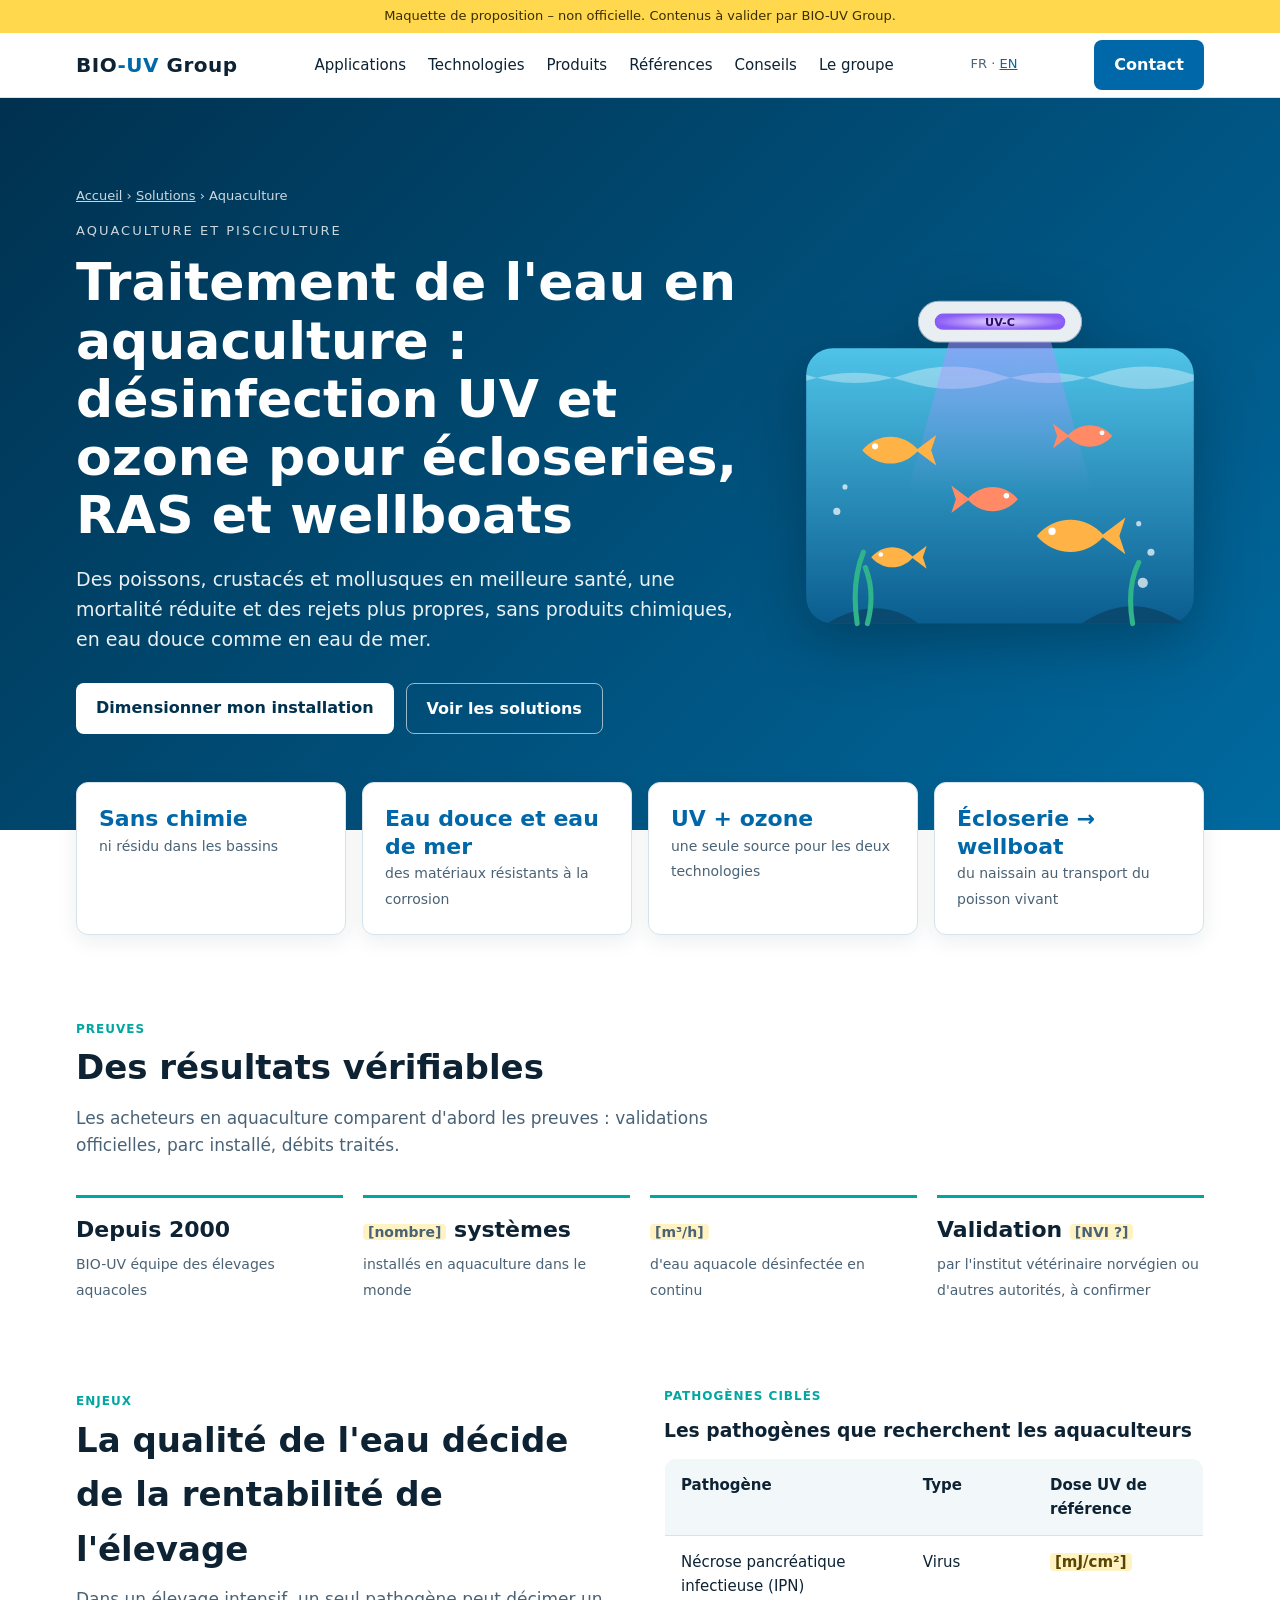
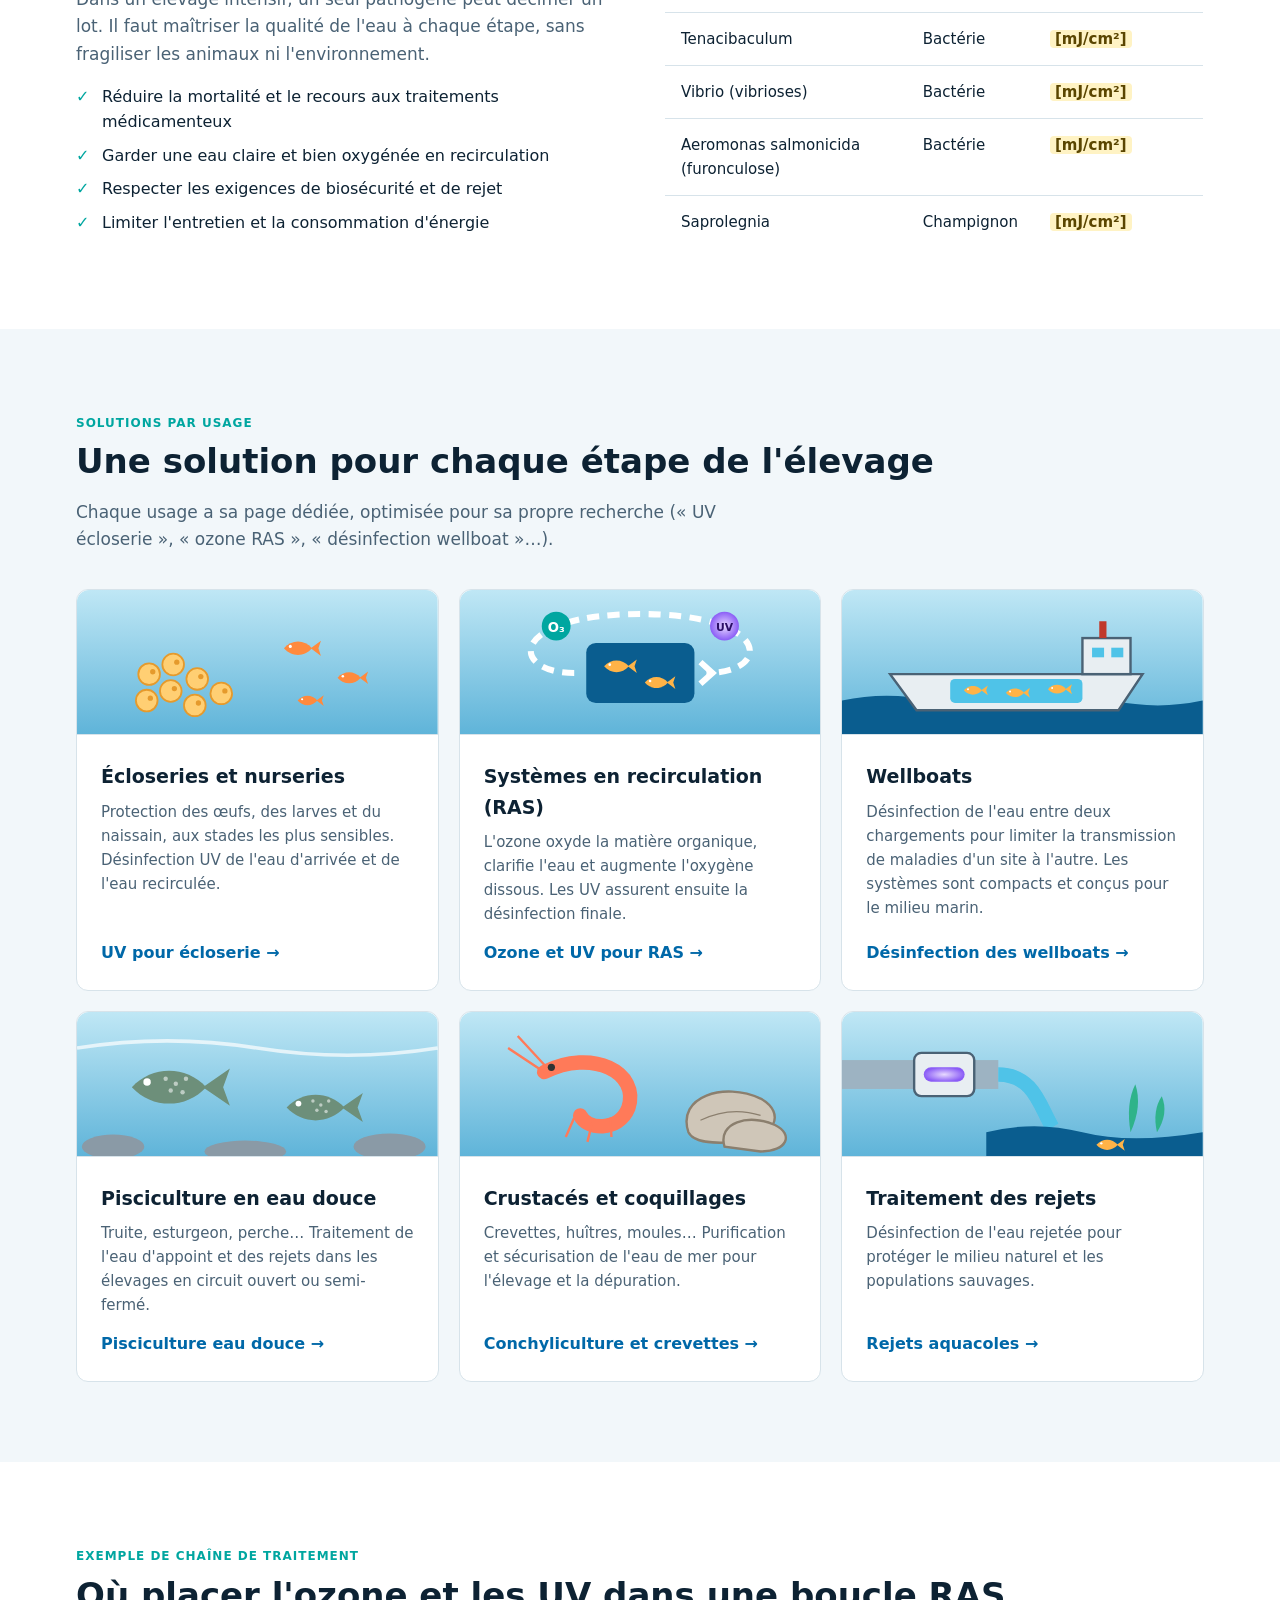
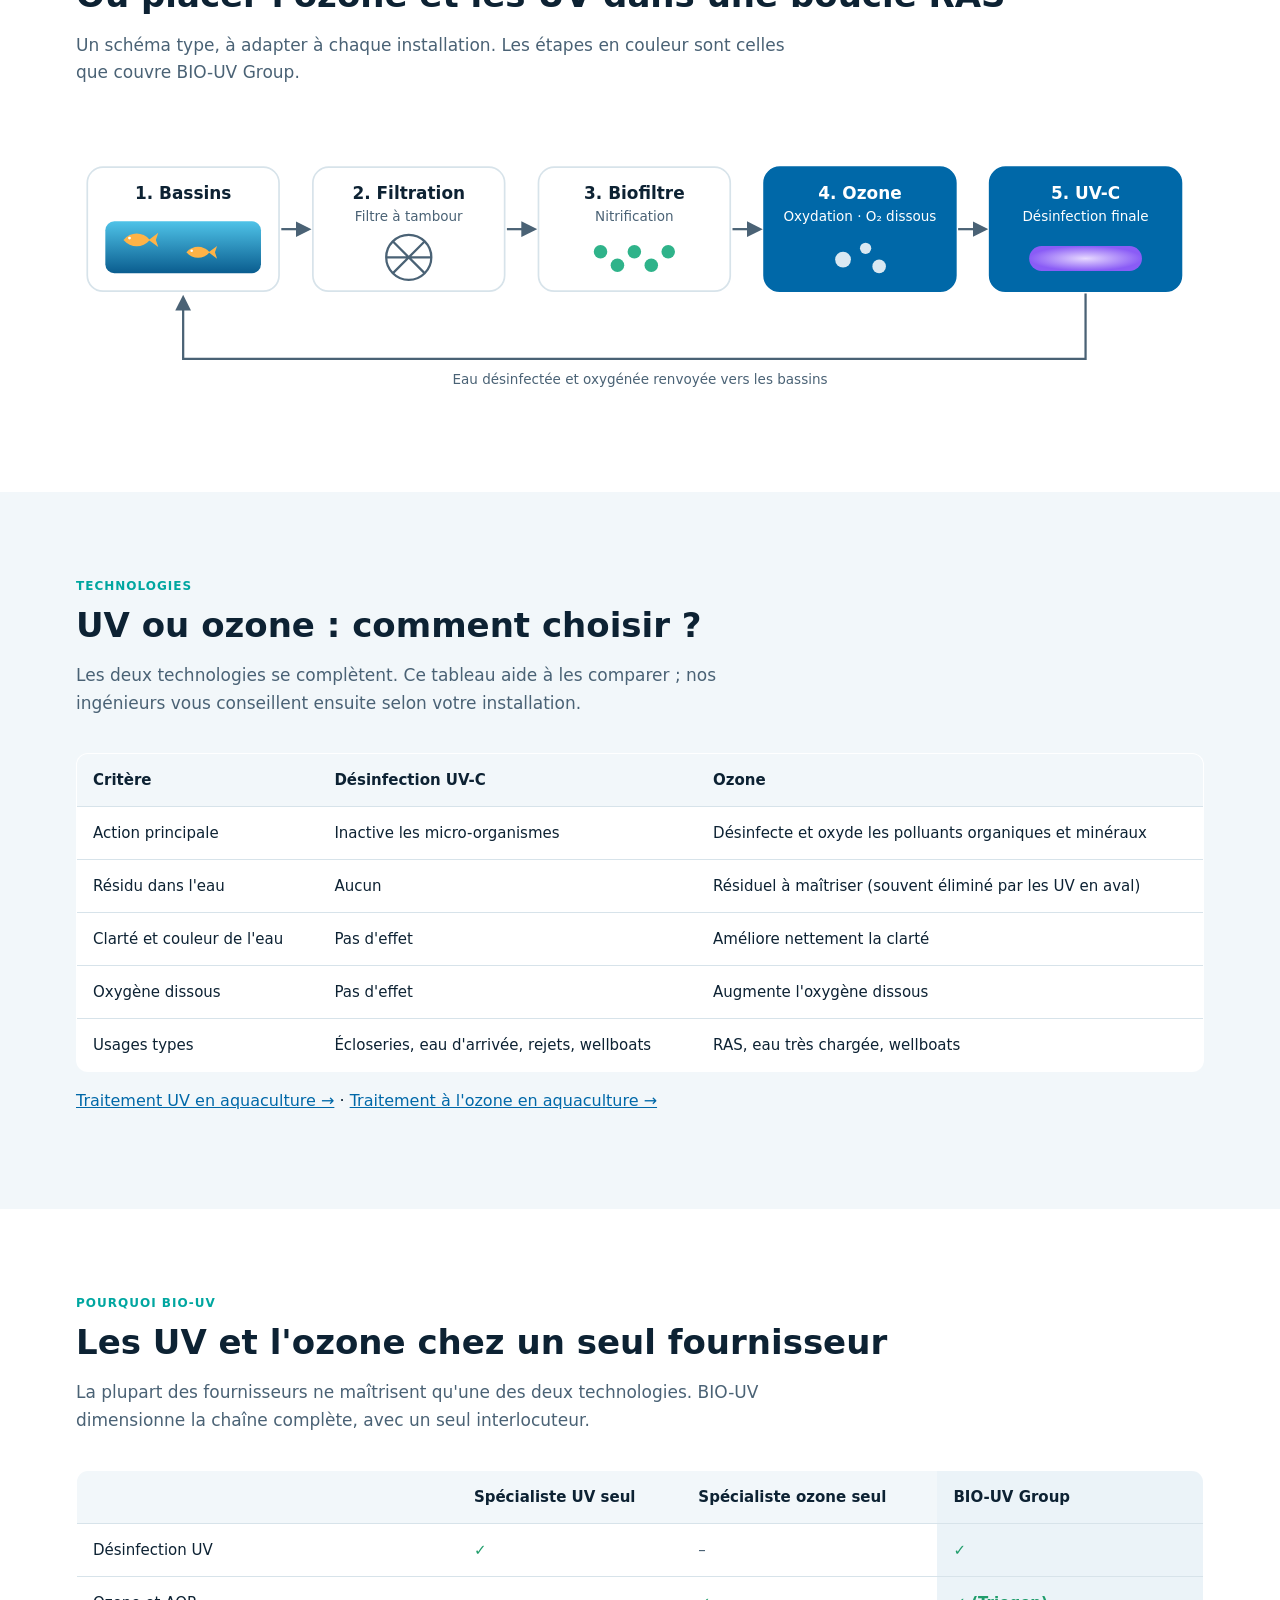
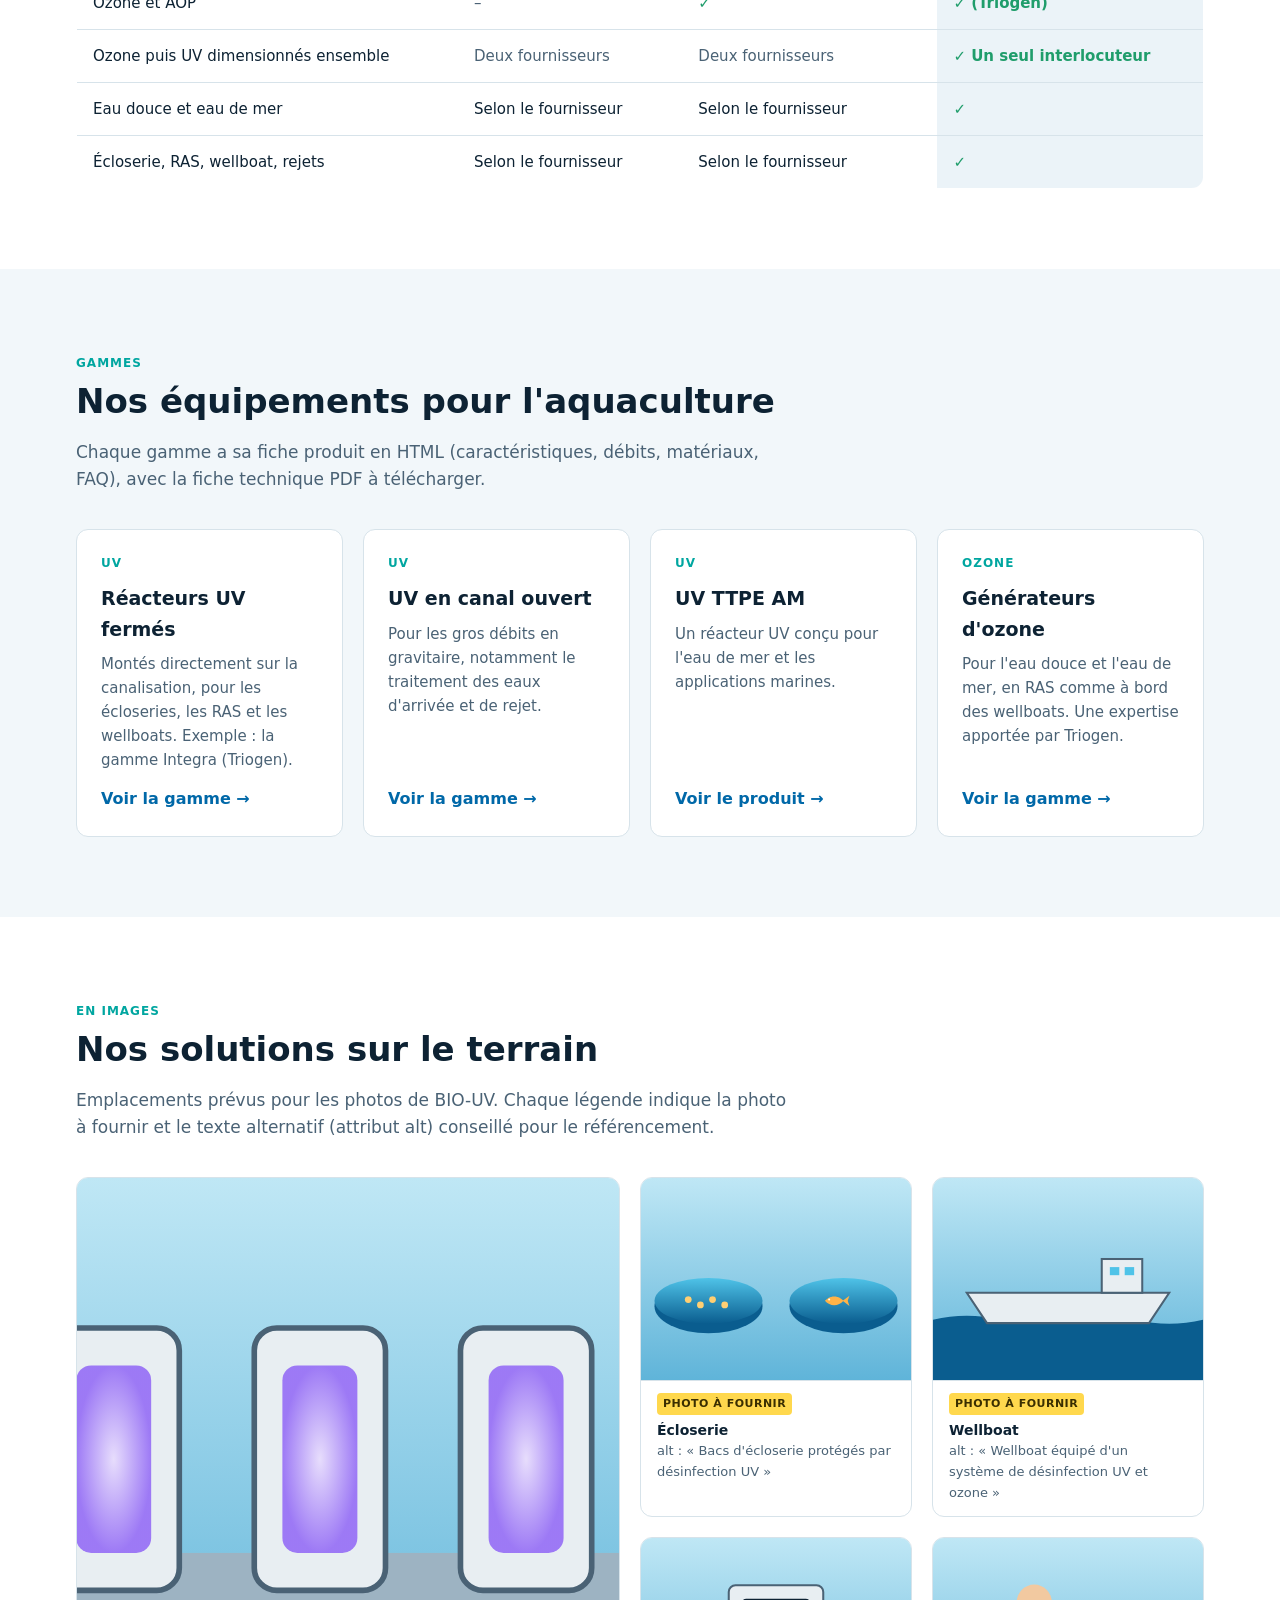
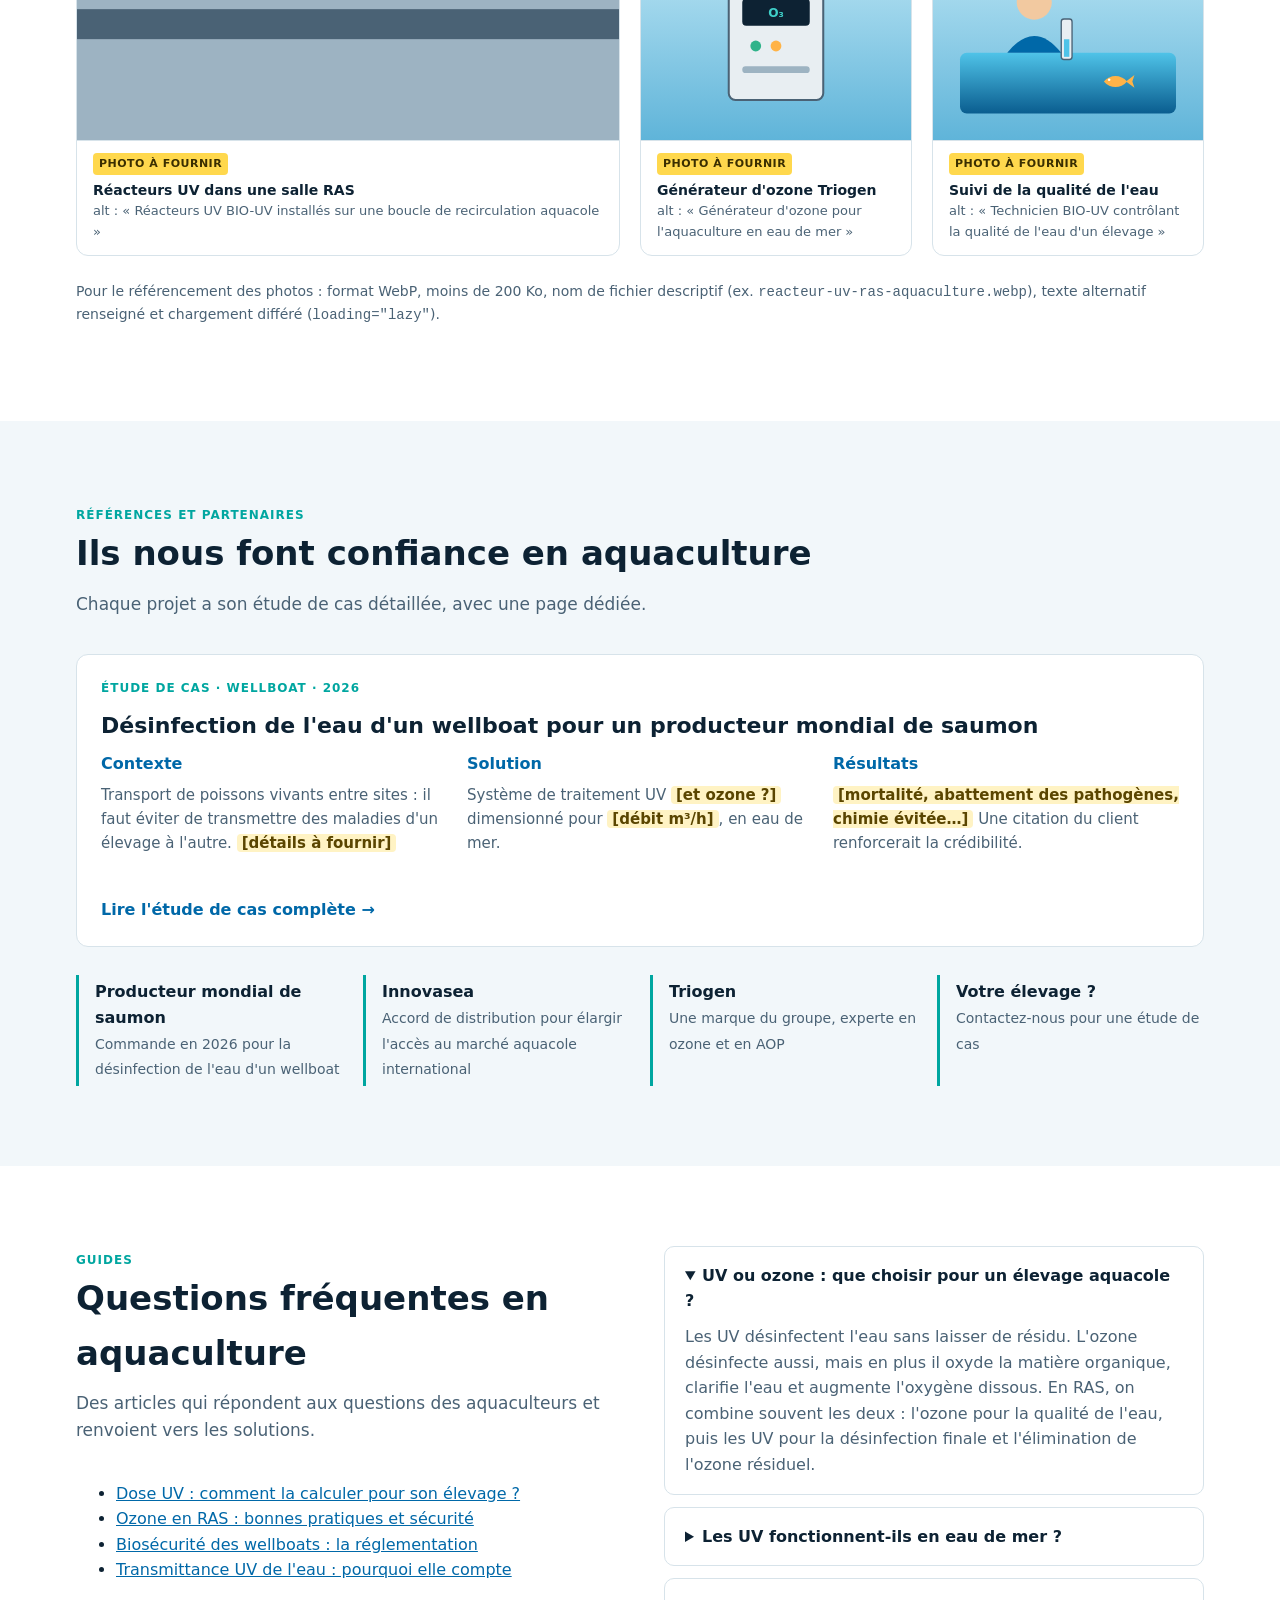
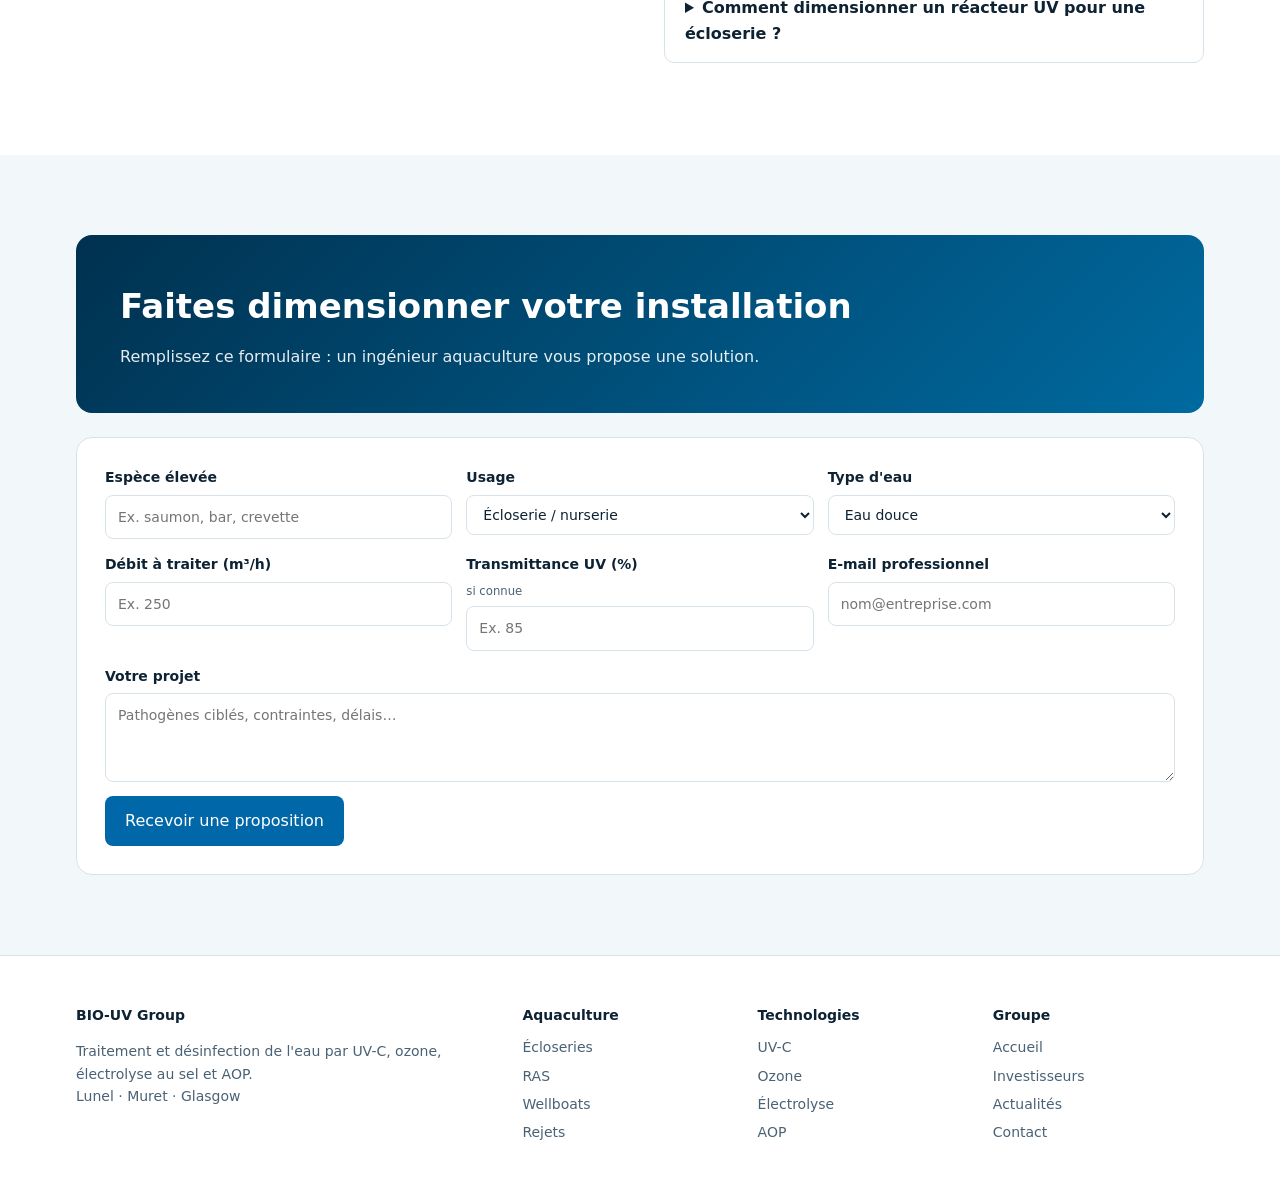
<file: proposals/bio-uv/aquaculture.html>
<!doctype html>
<html lang="fr">
<head>
<meta charset="utf-8">
<meta name="viewport" content="width=device-width, initial-scale=1">
<title>Traitement de l'eau en aquaculture : UV et ozone pour RAS, écloseries et wellboats | BIO-UV</title>
<meta name="description" content="Désinfection UV et ozone pour l'aquaculture : écloseries, systèmes en recirculation (RAS) et wellboats. Moins de mortalité, sans chimie, en eau douce comme en eau de mer. Réacteurs fermés, canaux ouverts, générateurs d'ozone.">
<link rel="canonical" href="https://www.bio-uv.com/fr/solutions/aquaculture/">
<link rel="alternate" hreflang="fr" href="https://www.bio-uv.com/fr/solutions/aquaculture/">
<link rel="alternate" hreflang="en" href="https://www.bio-uv.com/en/solutions/aquaculture/">
<link rel="alternate" hreflang="x-default" href="https://www.bio-uv.com/en/solutions/aquaculture/">
<meta property="og:type" content="website">
<meta property="og:title" content="Aquaculture : désinfection UV et ozone | BIO-UV Group">
<meta property="og:description" content="Des solutions UV et ozone pour les écloseries, les RAS et les wellboats, en eau douce comme en eau de mer.">
<script type="application/ld+json">
{
  "@context": "https://schema.org",
  "@graph": [
    { "@type": "BreadcrumbList", "itemListElement": [
      { "@type": "ListItem", "position": 1, "name": "Accueil", "item": "https://www.bio-uv.com/fr/" },
      { "@type": "ListItem", "position": 2, "name": "Solutions", "item": "https://www.bio-uv.com/fr/solutions/" },
      { "@type": "ListItem", "position": 3, "name": "Aquaculture", "item": "https://www.bio-uv.com/fr/solutions/aquaculture/" } ] },
    { "@type": "FAQPage", "mainEntity": [
      { "@type": "Question", "name": "UV ou ozone : que choisir pour un élevage aquacole ?",
        "acceptedAnswer": { "@type": "Answer", "text": "Les UV désinfectent l'eau sans laisser de résidu. L'ozone désinfecte aussi, mais en plus il oxyde la matière organique, clarifie l'eau et augmente l'oxygène dissous. En RAS, on combine souvent les deux : l'ozone pour la qualité de l'eau, puis les UV pour la désinfection finale et l'élimination de l'ozone résiduel." } },
      { "@type": "Question", "name": "Les UV fonctionnent-ils en eau de mer ?",
        "acceptedAnswer": { "@type": "Answer", "text": "Oui. Les réacteurs sont conçus avec des matériaux résistants à la corrosion, pour l'eau douce comme pour l'eau de mer." } },
      { "@type": "Question", "name": "Comment dimensionner un réacteur UV pour une écloserie ?",
        "acceptedAnswer": { "@type": "Answer", "text": "Le dimensionnement dépend du débit, de la transmittance UV de l'eau et des pathogènes ciblés, qui fixent la dose UV à atteindre. Nos ingénieurs font ce calcul à partir de vos données d'exploitation." } }
    ] }
  ]
}
</script>
<style>
:root{
  --bg:#ffffff; --bg-alt:#f2f7fa; --ink:#0d2233; --muted:#4a6275; --line:#d7e3ea;
  --brand:#0068a8; --brand-ink:#ffffff; --accent:#00a6a0; --card:#ffffff;
  --hero1:#00314f; --hero2:#006aa0;
}
@media (prefers-color-scheme: dark){
  :root:not([data-theme="light"]){
    --bg:#0b1720; --bg-alt:#11212d; --ink:#e6f0f5; --muted:#9db3c2; --line:#22394a;
    --brand:#3fa9e8; --brand-ink:#04131c; --accent:#3fd0c9; --card:#132634;
    --hero1:#021a2a; --hero2:#0a4569;
  }
}
:root[data-theme="dark"]{
  --bg:#0b1720; --bg-alt:#11212d; --ink:#e6f0f5; --muted:#9db3c2; --line:#22394a;
  --brand:#3fa9e8; --brand-ink:#04131c; --accent:#3fd0c9; --card:#132634;
  --hero1:#021a2a; --hero2:#0a4569;
}
*{box-sizing:border-box}
html{scroll-behavior:smooth}
body{margin:0;background:var(--bg);color:var(--ink);font:16px/1.6 system-ui,-apple-system,"Segoe UI",Roboto,sans-serif}
a{color:var(--brand)}
.wrap{max-width:1160px;margin:0 auto;padding:0 16px}
.mock{background:#ffd84d;color:#3a2e00;text-align:center;font-size:13px;padding:6px 16px}
header.top{position:sticky;top:0;z-index:10;background:var(--bg);border-bottom:1px solid var(--line)}
.nav{display:flex;align-items:center;justify-content:space-between;gap:16px;height:64px}
.logo{font-weight:800;font-size:20px;letter-spacing:.5px;color:var(--ink);text-decoration:none}
.logo span{color:var(--brand)}
.nav ul{display:flex;gap:22px;list-style:none;margin:0;padding:0}
.nav ul a{color:var(--ink);text-decoration:none;font-weight:500;font-size:15px}
.nav ul a:hover{color:var(--brand)}
.lang{font-size:13px;color:var(--muted)}
.btn{display:inline-block;background:var(--brand);color:var(--brand-ink);padding:12px 20px;border-radius:8px;text-decoration:none;font-weight:600}
.btn.ghost{background:transparent;color:#fff;border:1px solid rgba(255,255,255,.6)}
.hero{background:linear-gradient(135deg,var(--hero1),var(--hero2));color:#fff;padding:88px 0 96px}
.hero .eyebrow{text-transform:uppercase;letter-spacing:2px;font-size:13px;opacity:.8}
.hero h1{font-size:clamp(30px,5vw,52px);line-height:1.12;margin:12px 0 18px;max-width:820px}
.hero p{font-size:19px;max-width:680px;opacity:.92}
.hero .cta{display:flex;gap:12px;flex-wrap:wrap;margin-top:28px}
.stats{display:grid;grid-template-columns:repeat(4,1fr);gap:16px;margin-top:-48px}
.stat{background:var(--card);border:1px solid var(--line);border-radius:12px;padding:22px;box-shadow:0 6px 20px rgba(0,40,70,.08)}
.stat b{display:block;font-size:30px;color:var(--brand)}
.stat span{color:var(--muted);font-size:14px}
section{padding:80px 0}
section.alt{background:var(--bg-alt)}
h2{font-size:clamp(24px,3.4vw,34px);margin:0 0 10px}
.lead{color:var(--muted);max-width:720px;margin:0 0 36px;font-size:17px}
.grid{display:grid;gap:20px}
.g3{grid-template-columns:repeat(3,1fr)}
.g4{grid-template-columns:repeat(4,1fr)}
.g2{grid-template-columns:repeat(2,1fr)}
.card{background:var(--card);border:1px solid var(--line);border-radius:12px;padding:24px;display:flex;flex-direction:column}
.card h3{margin:10px 0 8px;font-size:19px}
.card p{margin:0 0 14px;color:var(--muted);font-size:15px}
.card a.more{margin-top:auto;font-weight:600;text-decoration:none}
.ico{width:44px;height:44px;border-radius:10px;background:var(--bg-alt);display:grid;place-items:center;color:var(--brand)}
.tag{display:inline-block;font-size:12px;font-weight:600;color:var(--accent);text-transform:uppercase;letter-spacing:1px}
.tech{border-top:4px solid var(--brand)}
.tech:nth-child(2){border-top-color:var(--accent)}
.tech:nth-child(3){border-top-color:#5b7cfa}
.tech:nth-child(4){border-top-color:#8a5cf6}
.refs{display:grid;grid-template-columns:repeat(4,1fr);gap:20px}
.ref{border-left:3px solid var(--accent);padding:4px 0 4px 16px}
.ref b{display:block}
.ref span{color:var(--muted);font-size:14px}
details{background:var(--card);border:1px solid var(--line);border-radius:10px;padding:16px 20px;margin-bottom:12px}
summary{cursor:pointer;font-weight:600}
details p{color:var(--muted);margin:10px 0 0}
.contact{background:linear-gradient(135deg,var(--hero1),var(--hero2));color:#fff;border-radius:16px;padding:44px;display:flex;justify-content:space-between;align-items:center;gap:24px;flex-wrap:wrap}
.contact h2{color:#fff}
.contact p{opacity:.9;margin:0}
footer{border-top:1px solid var(--line);padding:48px 0 32px;color:var(--muted);font-size:14px}
footer .cols{display:grid;grid-template-columns:2fr 1fr 1fr 1fr;gap:24px}
footer h4{color:var(--ink);margin:0 0 10px;font-size:14px}
footer ul{list-style:none;padding:0;margin:0}
footer li{margin:6px 0}
footer a{color:var(--muted);text-decoration:none}
@media (max-width:900px){
  .nav ul{display:none}
  .stats,.g4,.refs{grid-template-columns:repeat(2,1fr)}
  .g3{grid-template-columns:1fr 1fr}
  footer .cols{grid-template-columns:1fr 1fr}
}
@media (max-width:560px){
  .stats,.g4,.g3,.g2,.refs{grid-template-columns:1fr}
  .hero{padding:56px 0 80px}
  section{padding:56px 0}
  .contact{padding:28px}
  .lang{display:none}
}
</style>
<style>
.stat b{font-size:22px;line-height:1.25}

.hero-grid{display:grid;grid-template-columns:1.25fr .75fr;gap:40px;align-items:center}
.hero-ill{width:100%;max-width:420px;justify-self:end;filter:drop-shadow(0 18px 30px rgba(0,0,0,.25))}
.ill{display:block;width:calc(100% + 48px);height:auto;margin:-24px -24px 16px;border-radius:12px 12px 0 0;border-bottom:1px solid var(--line)}
.ras-svg{width:100%;height:auto;display:block;margin-bottom:8px}
.ras-svg text{font:600 15px system-ui,sans-serif;fill:var(--ink)}
.ras-svg .sub{font:400 12px system-ui,sans-serif;fill:var(--muted)}
.ras-svg .node{fill:var(--card);stroke:var(--line);stroke-width:1.5}
.ras-svg .node.hl{fill:var(--brand);stroke:var(--brand)}
.ras-svg .hl-t{fill:var(--brand-ink)}
.ras-svg .arrow{stroke:var(--muted);stroke-width:2;fill:none}
.flow.mob{display:none}
.gallery{display:grid;grid-template-columns:2fr 1fr 1fr;gap:20px}
.gallery figure{margin:0;background:var(--card);border:1px solid var(--line);border-radius:12px;overflow:hidden;display:flex;flex-direction:column}
.gallery figure.big{grid-row:span 2}
.gallery svg{width:100%;height:auto;aspect-ratio:4/3;display:block}
.gallery figure.big svg{flex:1;aspect-ratio:auto;min-height:240px}
.gallery figcaption{padding:12px 16px;font-size:13px;color:var(--muted);border-top:1px solid var(--line)}
.gallery figcaption b{color:var(--ink);display:block;font-size:14px}
.ph{display:inline-block;font-size:11px;font-weight:700;letter-spacing:.5px;text-transform:uppercase;background:#ffd84d;color:#3a2e00;border-radius:4px;padding:2px 6px;margin-bottom:4px}
.seo-img{margin-top:24px;font-size:14px;color:var(--muted)}
@media (max-width:900px){
  .hero-grid{grid-template-columns:1fr}.hero-ill{justify-self:center;max-width:340px}
  .ras-svg{display:none}.flow.mob{display:grid}
  .gallery{grid-template-columns:1fr 1fr}.gallery figure.big{grid-column:span 2;grid-row:auto}
}
@media (max-width:560px){.gallery{grid-template-columns:1fr}.gallery figure.big{grid-column:auto}}
.grid>*{min-width:0}
.todo{background:#fff3c4;color:#5a4500;border-radius:4px;padding:0 5px;font-weight:600}
.proof{display:grid;grid-template-columns:repeat(4,1fr);gap:20px}
.proof div{border-top:3px solid var(--accent);padding-top:14px}
.proof b{display:block;font-size:22px;color:var(--ink);margin-bottom:4px}
.proof span{color:var(--muted);font-size:14px}
.yes{color:#1f9d6b;font-weight:700}.no{color:var(--muted)}
th.us,td.us{background:rgba(0,104,168,.08)}
.case{display:grid;grid-template-columns:1fr 1fr 1fr;gap:20px;margin-bottom:28px}
.case h3{font-size:16px;margin:0 0 6px;color:var(--brand)}
form.sizing{display:grid;grid-template-columns:repeat(3,1fr);gap:14px;background:var(--card);border:1px solid var(--line);border-radius:16px;padding:28px;margin-top:24px}
form.sizing label{display:flex;flex-direction:column;gap:6px;font-size:14px;font-weight:600}
form.sizing input,form.sizing select,form.sizing textarea{font:inherit;font-weight:400;padding:10px 12px;border:1px solid var(--line);border-radius:8px;background:var(--bg);color:var(--ink)}
form.sizing .full{grid-column:1/-1}
form.sizing button{border:0;cursor:pointer;font:inherit}
@media (max-width:900px){.proof,.case{grid-template-columns:1fr 1fr}form.sizing{grid-template-columns:1fr 1fr}}
@media (max-width:560px){.proof,.case,form.sizing{grid-template-columns:1fr}}
.crumbs{font-size:13px;opacity:.8;margin-bottom:14px}
.crumbs a{color:#fff}
.flow{display:grid;grid-template-columns:repeat(5,1fr);gap:0;counter-reset:s}
.step{position:relative;background:var(--card);border:1px solid var(--line);padding:18px;font-size:14px}
.step:first-child{border-radius:12px 0 0 12px}.step:last-child{border-radius:0 12px 12px 0}
.step b{display:block;margin-bottom:4px}
.step.hl{background:var(--brand);color:var(--brand-ink);border-color:var(--brand)}
.step.hl span{color:var(--brand-ink);opacity:.9}
.step span{color:var(--muted)}
table{width:100%;border-collapse:collapse;background:var(--card);border:1px solid var(--line);border-radius:12px;overflow:hidden;font-size:15px}
th,td{text-align:left;padding:14px 16px;border-bottom:1px solid var(--line);vertical-align:top}
th{background:var(--bg-alt)}
.tablewrap{overflow-x:auto}
.check{list-style:none;padding:0;margin:0}
.check li{padding-left:26px;position:relative;margin:8px 0}
.check li:before{content:"✓";position:absolute;left:0;color:var(--accent);font-weight:700}
@media (max-width:900px){.flow{grid-template-columns:1fr}.step,.step:first-child,.step:last-child{border-radius:0}.step:first-child{border-radius:12px 12px 0 0}.step:last-child{border-radius:0 0 12px 12px}}
</style>
</head>
<body>
<svg width="0" height="0" style="position:absolute" aria-hidden="true">
  <defs>
    <symbol id="fish" viewBox="0 0 64 32"><path d="M4 16 C16 2 36 2 48 16 C36 30 16 30 4 16Z"/><path d="M46 16 L62 4 L58 16 L62 28Z"/><circle cx="14" cy="13" r="2.4" fill="#fff"/></symbol>
    <symbol id="trout" viewBox="0 0 64 32"><path d="M4 16 C16 3 36 3 48 16 C36 29 16 29 4 16Z"/><path d="M46 16 L62 5 L58 16 L62 27Z"/><circle cx="13" cy="13" r="2.2" fill="#fff"/><g fill="#fff" opacity=".55"><circle cx="24" cy="11" r="1.3"/><circle cx="30" cy="14" r="1.3"/><circle cx="36" cy="11" r="1.3"/><circle cx="27" cy="18" r="1.3"/><circle cx="34" cy="19" r="1.3"/></g></symbol>
    <linearGradient id="water" x1="0" y1="0" x2="0" y2="1"><stop offset="0" stop-color="#4fc3e8"/><stop offset="1" stop-color="#0a5d8f"/></linearGradient>
    <linearGradient id="sea" x1="0" y1="0" x2="0" y2="1"><stop offset="0" stop-color="#bfe7f5"/><stop offset="1" stop-color="#5fb4d9"/></linearGradient>
    <linearGradient id="uvglow" x1="0" y1="0" x2="0" y2="1"><stop offset="0" stop-color="#b78cff" stop-opacity=".9"/><stop offset="1" stop-color="#b78cff" stop-opacity="0"/></linearGradient>
    <radialGradient id="uvdot"><stop offset="0" stop-color="#e7d9ff"/><stop offset="1" stop-color="#8a5cf6"/></radialGradient>
  </defs>
</svg>
<div class="mock">Maquette de proposition – non officielle. Contenus à valider par BIO-UV Group.</div>

<header class="top">
  <div class="wrap nav">
    <a class="logo" href="index.html">BIO<span>-UV</span> Group</a>
    <nav aria-label="Navigation principale">
      <ul>
        <li><a href="index.html#applications">Applications</a></li>
        <li><a href="index.html#technologies">Technologies</a></li>
        <li><a href="index.html#produits">Produits</a></li>
        <li><a href="index.html#references">Références</a></li>
        <li><a href="index.html#conseils">Conseils</a></li>
        <li><a href="index.html#groupe">Le groupe</a></li>
      </ul>
    </nav>
    <span class="lang">FR · <a href="#">EN</a></span>
    <a class="btn" href="#contact">Contact</a>
  </div>
</header>

<main>
  <section class="hero" aria-labelledby="h1">
    <div class="wrap hero-grid">
      <div>
      <nav class="crumbs" aria-label="Fil d'Ariane"><a href="index.html">Accueil</a> › <a href="index.html#applications">Solutions</a> › Aquaculture</nav>
      <div class="eyebrow">Aquaculture et pisciculture</div>
      <h1 id="h1">Traitement de l'eau en aquaculture : désinfection UV et ozone pour écloseries, RAS et wellboats</h1>
      <p>Des poissons, crustacés et mollusques en meilleure santé, une mortalité réduite et des rejets plus propres, sans produits chimiques, en eau douce comme en eau de mer.</p>
      <div class="cta">
        <a class="btn" href="#contact" style="background:#fff;color:#00314f">Dimensionner mon installation</a>
        <a class="btn ghost" href="#usages">Voir les solutions</a>
      </div>
      </div>
      <svg class="hero-ill" viewBox="0 0 400 340" role="img" aria-label="Illustration : bassin d'élevage aquacole avec poissons, traité par un réacteur UV">
  <rect x="10" y="60" width="380" height="270" rx="26" fill="url(#water)"/>
  <path d="M10 92 Q57 76 105 92 T200 92 T295 92 T390 92 V86 Q342 70 295 86 T200 86 T105 86 T10 86Z" fill="#fff" opacity=".35"/>
  <rect x="120" y="14" width="160" height="40" rx="20" fill="#e8eef2" stroke="#9db3c2"/>
  <rect x="136" y="26" width="128" height="16" rx="8" fill="url(#uvdot)"/>
  <text x="200" y="38" text-anchor="middle" font-family="system-ui" font-size="11" font-weight="700" fill="#2b0f66">UV-C</text>
  <path d="M150 54 L110 200 L290 200 L250 54Z" fill="url(#uvglow)" opacity=".55"/>
  <g fill="#ffb347"><use href="#fish" x="60" y="140" width="80" height="40"/><use href="#fish" x="230" y="220" width="96" height="48"/><use href="#fish" x="70" y="250" width="60" height="30"/></g>
  <g fill="#ff8a65"><use href="#fish" x="250" y="130" width="64" height="32" transform="scale(-1 1) translate(-564 0)"/><use href="#fish" x="150" y="190" width="72" height="36" transform="scale(-1 1) translate(-372 0)"/></g>
  <g fill="#fff" opacity=".7"><circle cx="340" cy="290" r="5"/><circle cx="348" cy="260" r="3.5"/><circle cx="336" cy="232" r="2.5"/><circle cx="40" cy="220" r="3.5"/><circle cx="48" cy="196" r="2.5"/></g>
  <path d="M30 330 Q80 300 120 330Z M280 330 Q330 296 380 330Z" fill="#0b4a70"/>
  <path d="M60 330 q-6 -40 6 -70 M70 330 q8 -30 -2 -55 M330 330 q-6 -36 6 -60" stroke="#2fb38a" stroke-width="5" fill="none" stroke-linecap="round"/>
</svg>
    </div>
  </section>

  <div class="wrap stats" aria-label="Bénéfices clés">
    <div class="stat"><b>Sans chimie</b><span>ni résidu dans les bassins</span></div>
    <div class="stat"><b>Eau douce et eau de mer</b><span>des matériaux résistants à la corrosion</span></div>
    <div class="stat"><b>UV + ozone</b><span>une seule source pour les deux technologies</span></div>
    <div class="stat"><b>Écloserie → wellboat</b><span>du naissain au transport du poisson vivant</span></div>
  </div>

  <section id="preuves" aria-labelledby="h-pr" style="padding-bottom:0">
    <div class="wrap">
      <span class="tag">Preuves</span>
      <h2 id="h-pr">Des résultats vérifiables</h2>
      <p class="lead">Les acheteurs en aquaculture comparent d'abord les preuves : validations officielles, parc installé, débits traités.</p>
      <div class="proof">
        <div><b>Depuis 2000</b><span>BIO-UV équipe des élevages aquacoles</span></div>
        <div><b><span class="todo">[nombre]</span> systèmes</b><span>installés en aquaculture dans le monde</span></div>
        <div><b><span class="todo">[m³/h]</span></b><span>d'eau aquacole désinfectée en continu</span></div>
        <div><b>Validation <span class="todo">[NVI ?]</span></b><span>par l'institut vétérinaire norvégien ou d'autres autorités, à confirmer</span></div>
      </div>
    </div>
  </section>

  <section id="enjeux" aria-labelledby="h-enj">
    <div class="wrap grid g2" style="gap:48px;align-items:center">
      <div>
        <span class="tag">Enjeux</span>
        <h2 id="h-enj">La qualité de l'eau décide de la rentabilité de l'élevage</h2>
        <p class="lead" style="margin-bottom:16px">Dans un élevage intensif, un seul pathogène peut décimer un lot. Il faut maîtriser la qualité de l'eau à chaque étape, sans fragiliser les animaux ni l'environnement.</p>
        <ul class="check">
          <li>Réduire la mortalité et le recours aux traitements médicamenteux</li>
          <li>Garder une eau claire et bien oxygénée en recirculation</li>
          <li>Respecter les exigences de biosécurité et de rejet</li>
          <li>Limiter l'entretien et la consommation d'énergie</li>
        </ul>
      </div>
      <div>
        <span class="tag">Pathogènes ciblés</span>
        <h3 style="margin:8px 0 12px">Les pathogènes que recherchent les aquaculteurs</h3>
        <div class="tablewrap">
          <table>
            <thead><tr><th>Pathogène</th><th>Type</th><th>Dose UV de référence</th></tr></thead>
            <tbody>
              <tr><td>Nécrose pancréatique infectieuse (IPN)</td><td>Virus</td><td><span class="todo">[mJ/cm²]</span></td></tr>
              <tr><td>Tenacibaculum</td><td>Bactérie</td><td><span class="todo">[mJ/cm²]</span></td></tr>
              <tr><td>Vibrio (vibrioses)</td><td>Bactérie</td><td><span class="todo">[mJ/cm²]</span></td></tr>
              <tr><td>Aeromonas salmonicida (furonculose)</td><td>Bactérie</td><td><span class="todo">[mJ/cm²]</span></td></tr>
              <tr><td>Saprolegnia</td><td>Champignon</td><td><span class="todo">[mJ/cm²]</span></td></tr>
            </tbody>
          </table>
        </div>
      </div>
    </div>
  </section>

  <section id="usages" class="alt" aria-labelledby="h-us">
    <div class="wrap">
      <span class="tag">Solutions par usage</span>
      <h2 id="h-us">Une solution pour chaque étape de l'élevage</h2>
      <p class="lead">Chaque usage a sa page dédiée, optimisée pour sa propre recherche (« UV écloserie », « ozone RAS », « désinfection wellboat »…).</p>
      <div class="grid g3">
        <article class="card">
          <svg class="ill" viewBox="0 0 300 120" role="img" aria-label="Illustration : œufs et larves en écloserie"><rect width="300" height="120" fill="url(#sea)"/><g fill="#ffcf73" stroke="#e59a2c" stroke-width="1.5"><circle cx="60" cy="70" r="9"/><circle cx="80" cy="62" r="9"/><circle cx="78" cy="84" r="9"/><circle cx="100" cy="74" r="9"/><circle cx="98" cy="96" r="9"/><circle cx="120" cy="86" r="9"/><circle cx="58" cy="92" r="9"/></g><g fill="#e59a2c"><circle cx="63" cy="68" r="2.2"/><circle cx="83" cy="60" r="2.2"/><circle cx="81" cy="82" r="2.2"/><circle cx="103" cy="72" r="2.2"/><circle cx="101" cy="94" r="2.2"/><circle cx="123" cy="84" r="2.2"/><circle cx="61" cy="90" r="2.2"/></g><g fill="#ff8a3d"><use href="#fish" x="170" y="40" width="34" height="17"/><use href="#fish" x="215" y="66" width="28" height="14"/><use href="#fish" x="182" y="86" width="24" height="12"/></g></svg>
          <h3>Écloseries et nurseries</h3>
          <p>Protection des œufs, des larves et du naissain, aux stades les plus sensibles. Désinfection UV de l'eau d'arrivée et de l'eau recirculée.</p>
          <a class="more" href="#">UV pour écloserie →</a>
        </article>
        <article class="card">
          <svg class="ill" viewBox="0 0 300 120" role="img" aria-label="Illustration : boucle de recirculation de l'eau (RAS)"><rect width="300" height="120" fill="url(#sea)"/><rect x="105" y="44" width="90" height="50" rx="8" fill="#0a5d8f"/><g fill="#ffb347"><use href="#fish" x="118" y="56" width="30" height="15"/><use href="#fish" x="152" y="70" width="28" height="14"/></g><path d="M95 69 C40 69 40 20 150 20 C260 20 260 69 205 69" stroke="#fff" stroke-width="5" fill="none" stroke-dasharray="10 7"/><path d="M200 60 L210 69 L200 78" stroke="#fff" stroke-width="5" fill="none"/><circle cx="80" cy="30" r="12" fill="#00a6a0"/><text x="80" y="35" text-anchor="middle" font-size="11" font-weight="700" fill="#fff" font-family="system-ui">O₃</text><circle cx="220" cy="30" r="12" fill="url(#uvdot)"/><text x="220" y="34" text-anchor="middle" font-size="9" font-weight="700" fill="#2b0f66" font-family="system-ui">UV</text></svg>
          <h3>Systèmes en recirculation (RAS)</h3>
          <p>L'ozone oxyde la matière organique, clarifie l'eau et augmente l'oxygène dissous. Les UV assurent ensuite la désinfection finale.</p>
          <a class="more" href="#">Ozone et UV pour RAS →</a>
        </article>
        <article class="card">
          <svg class="ill" viewBox="0 0 300 120" role="img" aria-label="Illustration : wellboat transportant des poissons vivants"><rect width="300" height="120" fill="url(#sea)"/><path d="M0 92 Q37 84 75 92 T150 92 T225 92 T300 92 V120 H0Z" fill="#0a5d8f"/><path d="M40 70 H250 L230 100 H62Z" fill="#e8eef2" stroke="#4a6275" stroke-width="2"/><rect x="90" y="74" width="110" height="20" rx="4" fill="#4fc3e8"/><g fill="#ffb347"><use href="#fish" x="100" y="78" width="22" height="11"/><use href="#fish" x="135" y="80" width="22" height="11"/><use href="#fish" x="170" y="77" width="22" height="11"/></g><rect x="200" y="40" width="40" height="30" fill="#e8eef2" stroke="#4a6275" stroke-width="2"/><rect x="208" y="48" width="10" height="8" fill="#4fc3e8"/><rect x="224" y="48" width="10" height="8" fill="#4fc3e8"/><rect x="214" y="26" width="6" height="14" fill="#c0392b"/></svg>
          <h3>Wellboats</h3>
          <p>Désinfection de l'eau entre deux chargements pour limiter la transmission de maladies d'un site à l'autre. Les systèmes sont compacts et conçus pour le milieu marin.</p>
          <a class="more" href="#">Désinfection des wellboats →</a>
        </article>
        <article class="card">
          <svg class="ill" viewBox="0 0 300 120" role="img" aria-label="Illustration : truites dans une rivière d'eau douce"><rect width="300" height="120" fill="url(#sea)"/><path d="M0 30 Q75 18 150 30 T300 30" stroke="#fff" stroke-width="3" fill="none" opacity=".7"/><g fill="#6d8f7a"><use href="#trout" x="40" y="40" width="90" height="45"/><use href="#trout" x="170" y="62" width="70" height="35"/></g><g fill="#8a9aa6"><ellipse cx="30" cy="112" rx="26" ry="10"/><ellipse cx="140" cy="116" rx="34" ry="9"/><ellipse cx="260" cy="112" rx="30" ry="11"/></g></svg>
          <h3>Pisciculture en eau douce</h3>
          <p>Truite, esturgeon, perche… Traitement de l'eau d'appoint et des rejets dans les élevages en circuit ouvert ou semi-fermé.</p>
          <a class="more" href="#">Pisciculture eau douce →</a>
        </article>
        <article class="card">
          <svg class="ill" viewBox="0 0 300 120" role="img" aria-label="Illustration : crevette et huîtres en eau de mer"><rect width="300" height="120" fill="url(#sea)"/><g fill="none" stroke="#ff7a59" stroke-width="12" stroke-linecap="round"><path d="M70 50 C110 30 150 50 140 80 C132 100 105 98 100 86"/></g><g stroke="#ff7a59" stroke-width="2"><path d="M70 50 L40 30 M72 46 L48 20"/><path d="M95 88 L88 104 M110 92 L106 108 M125 88 L126 104"/></g><circle cx="76" cy="46" r="3" fill="#333"/><g fill="#cfc6b8" stroke="#8b7f6e" stroke-width="2"><path d="M190 100 C180 70 220 58 250 72 C272 84 262 106 230 108 C210 110 194 108 190 100Z"/><path d="M220 112 C214 92 240 84 262 94 C278 102 272 116 250 116Z"/></g><path d="M200 90 Q225 78 250 86" stroke="#8b7f6e" fill="none"/></svg>
          <h3>Crustacés et coquillages</h3>
          <p>Crevettes, huîtres, moules… Purification et sécurisation de l'eau de mer pour l'élevage et la dépuration.</p>
          <a class="more" href="#">Conchyliculture et crevettes →</a>
        </article>
        <article class="card">
          <svg class="ill" viewBox="0 0 300 120" role="img" aria-label="Illustration : eau rejetée désinfectée par UV avant retour au milieu naturel"><rect width="300" height="120" fill="url(#sea)"/><rect x="0" y="40" width="130" height="24" fill="#9db3c2"/><rect x="60" y="34" width="50" height="36" rx="6" fill="#e8eef2" stroke="#4a6275" stroke-width="2"/><rect x="68" y="46" width="34" height="12" rx="6" fill="url(#uvdot)"/><path d="M130 52 C160 52 165 80 175 96" stroke="#4fc3e8" stroke-width="12" fill="none"/><path d="M120 100 Q160 90 200 100 T300 100 V120 H120Z" fill="#0a5d8f"/><g fill="#2fb38a"><path d="M240 100 q-4 -24 4 -40 q6 18 -4 40Z"/><path d="M262 100 q-4 -18 4 -30 q6 14 -4 30Z"/></g><g fill="#ffb347"><use href="#fish" x="210" y="104" width="26" height="13"/></g></svg>
          <h3>Traitement des rejets</h3>
          <p>Désinfection de l'eau rejetée pour protéger le milieu naturel et les populations sauvages.</p>
          <a class="more" href="#">Rejets aquacoles →</a>
        </article>
      </div>
    </div>
  </section>

  <section id="ras" aria-labelledby="h-ras">
    <div class="wrap">
      <span class="tag">Exemple de chaîne de traitement</span>
      <h2 id="h-ras">Où placer l'ozone et les UV dans une boucle RAS</h2>
      <p class="lead">Un schéma type, à adapter à chaque installation. Les étapes en couleur sont celles que couvre BIO-UV Group.</p>
      <svg class="ras-svg" viewBox="0 0 1000 250" role="img" aria-label="Schéma d'une boucle RAS : bassins, filtration mécanique, biofiltre, ozone, UV-C, retour aux bassins">
  <defs><marker id="ah" viewBox="0 0 10 10" refX="8" refY="5" markerWidth="7" markerHeight="7" orient="auto"><path d="M0 0 L10 5 L0 10Z" fill="var(--muted)"/></marker></defs>
  <rect class="node" x="10" y="40" width="170" height="110" rx="14"/>
  <rect x="26" y="88" width="138" height="46" rx="8" fill="url(#water)"/><g fill="#ffb347"><use href="#fish" x="40" y="96" width="34" height="17"/><use href="#fish" x="96" y="108" width="30" height="15"/></g>
  <text x="95" y="68" text-anchor="middle">1. Bassins</text>
  <rect class="node" x="210" y="40" width="170" height="110" rx="14"/><text x="295" y="68" text-anchor="middle">2. Filtration</text><text class="sub" x="295" y="88" text-anchor="middle">Filtre à tambour</text>
  <g stroke="var(--muted)" stroke-width="2" fill="none"><circle cx="295" cy="120" r="20"/><path d="M281 106 L309 134 M309 106 L281 134 M275 120 H315"/></g>
  <rect class="node" x="410" y="40" width="170" height="110" rx="14"/><text x="495" y="68" text-anchor="middle">3. Biofiltre</text><text class="sub" x="495" y="88" text-anchor="middle">Nitrification</text>
  <g fill="#2fb38a"><circle cx="465" cy="115" r="6"/><circle cx="480" cy="127" r="6"/><circle cx="495" cy="115" r="6"/><circle cx="510" cy="127" r="6"/><circle cx="525" cy="115" r="6"/></g>
  <rect class="node hl" x="610" y="40" width="170" height="110" rx="14"/><text class="hl-t" x="695" y="68" text-anchor="middle">4. Ozone</text><text class="sub hl-t" x="695" y="88" text-anchor="middle">Oxydation · O₂ dissous</text>
  <g fill="#fff" opacity=".85"><circle cx="680" cy="122" r="7"/><circle cx="700" cy="112" r="5"/><circle cx="712" cy="128" r="6"/></g>
  <rect class="node hl" x="810" y="40" width="170" height="110" rx="14"/><text class="hl-t" x="895" y="68" text-anchor="middle">5. UV-C</text><text class="sub hl-t" x="895" y="88" text-anchor="middle">Désinfection finale</text>
  <rect x="845" y="110" width="100" height="22" rx="11" fill="url(#uvdot)"/>
  <g class="arrow" marker-end="url(#ah)"><path d="M182 95 H206"/><path d="M382 95 H406"/><path d="M582 95 H606"/><path d="M782 95 H806"/><path d="M895 152 V210 H95 V156"/></g>
  <text class="sub" x="500" y="232" text-anchor="middle">Eau désinfectée et oxygénée renvoyée vers les bassins</text>
</svg>
      <div class="flow mob">
        <div class="step"><b>1. Bassins d'élevage</b><span>Eau chargée en matière organique</span></div>
        <div class="step"><b>2. Filtration mécanique</b><span>Tamis ou filtre à tambour</span></div>
        <div class="step"><b>3. Biofiltre</b><span>Nitrification</span></div>
        <div class="step hl"><b>4. Ozone</b><span>Oxydation, clarification, oxygène dissous</span></div>
        <div class="step hl"><b>5. UV-C</b><span>Désinfection finale et élimination de l'ozone résiduel</span></div>
      </div>
    </div>
  </section>

  <section id="technologies" class="alt" aria-labelledby="h-tech">
    <div class="wrap">
      <span class="tag">Technologies</span>
      <h2 id="h-tech">UV ou ozone : comment choisir ?</h2>
      <p class="lead">Les deux technologies se complètent. Ce tableau aide à les comparer ; nos ingénieurs vous conseillent ensuite selon votre installation.</p>
      <div class="tablewrap">
        <table>
          <thead><tr><th>Critère</th><th>Désinfection UV-C</th><th>Ozone</th></tr></thead>
          <tbody>
            <tr><td>Action principale</td><td>Inactive les micro-organismes</td><td>Désinfecte et oxyde les polluants organiques et minéraux</td></tr>
            <tr><td>Résidu dans l'eau</td><td>Aucun</td><td>Résiduel à maîtriser (souvent éliminé par les UV en aval)</td></tr>
            <tr><td>Clarté et couleur de l'eau</td><td>Pas d'effet</td><td>Améliore nettement la clarté</td></tr>
            <tr><td>Oxygène dissous</td><td>Pas d'effet</td><td>Augmente l'oxygène dissous</td></tr>
            <tr><td>Usages types</td><td>Écloseries, eau d'arrivée, rejets, wellboats</td><td>RAS, eau très chargée, wellboats</td></tr>
          </tbody>
        </table>
      </div>
      <p style="margin-top:16px"><a href="#">Traitement UV en aquaculture →</a> · <a href="#">Traitement à l'ozone en aquaculture →</a></p>
    </div>
  </section>

  <section id="pourquoi" aria-labelledby="h-why">
    <div class="wrap">
      <span class="tag">Pourquoi BIO-UV</span>
      <h2 id="h-why">Les UV et l'ozone chez un seul fournisseur</h2>
      <p class="lead">La plupart des fournisseurs ne maîtrisent qu'une des deux technologies. BIO-UV dimensionne la chaîne complète, avec un seul interlocuteur.</p>
      <div class="tablewrap">
        <table>
          <thead><tr><th></th><th>Spécialiste UV seul</th><th>Spécialiste ozone seul</th><th class="us">BIO-UV Group</th></tr></thead>
          <tbody>
            <tr><td>Désinfection UV</td><td class="yes">✓</td><td class="no">–</td><td class="us yes">✓</td></tr>
            <tr><td>Ozone et AOP</td><td class="no">–</td><td class="yes">✓</td><td class="us yes">✓ (Triogen)</td></tr>
            <tr><td>Ozone puis UV dimensionnés ensemble</td><td class="no">Deux fournisseurs</td><td class="no">Deux fournisseurs</td><td class="us yes">✓ Un seul interlocuteur</td></tr>
            <tr><td>Eau douce et eau de mer</td><td>Selon le fournisseur</td><td>Selon le fournisseur</td><td class="us yes">✓</td></tr>
            <tr><td>Écloserie, RAS, wellboat, rejets</td><td>Selon le fournisseur</td><td>Selon le fournisseur</td><td class="us yes">✓</td></tr>
          </tbody>
        </table>
      </div>
    </div>
  </section>

  <section id="produits" class="alt" aria-labelledby="h-prod">
    <div class="wrap">
      <span class="tag">Gammes</span>
      <h2 id="h-prod">Nos équipements pour l'aquaculture</h2>
      <p class="lead">Chaque gamme a sa fiche produit en HTML (caractéristiques, débits, matériaux, FAQ), avec la fiche technique PDF à télécharger.</p>
      <div class="grid g4">
        <article class="card"><span class="tag">UV</span><h3>Réacteurs UV fermés</h3><p>Montés directement sur la canalisation, pour les écloseries, les RAS et les wellboats. Exemple : la gamme Integra (Triogen).</p><a class="more" href="#">Voir la gamme →</a></article>
        <article class="card"><span class="tag">UV</span><h3>UV en canal ouvert</h3><p>Pour les gros débits en gravitaire, notamment le traitement des eaux d'arrivée et de rejet.</p><a class="more" href="#">Voir la gamme →</a></article>
        <article class="card"><span class="tag">UV</span><h3>UV TTPE AM</h3><p>Un réacteur UV conçu pour l'eau de mer et les applications marines.</p><a class="more" href="#">Voir le produit →</a></article>
        <article class="card"><span class="tag">Ozone</span><h3>Générateurs d'ozone</h3><p>Pour l'eau douce et l'eau de mer, en RAS comme à bord des wellboats. Une expertise apportée par Triogen.</p><a class="more" href="#">Voir la gamme →</a></article>
      </div>
    </div>
  </section>


  <section id="galerie" aria-labelledby="h-gal">
    <div class="wrap">
      <span class="tag">En images</span>
      <h2 id="h-gal">Nos solutions sur le terrain</h2>
      <p class="lead">Emplacements prévus pour les photos de BIO-UV. Chaque légende indique la photo à fournir et le texte alternatif (attribut alt) conseillé pour le référencement.</p>
      <div class="gallery">
        <figure class="big"><svg viewBox="0 0 400 300" preserveAspectRatio="xMidYMid slice" role="img" aria-label="Emplacement photo : réacteurs UV installés dans un élevage en recirculation"><rect width="400" height="300" fill="url(#sea)"/><rect x="0" y="200" width="400" height="100" fill="#9db3c2"/><g><rect x="40" y="80" width="70" height="140" rx="12" fill="#e8eef2" stroke="#4a6275" stroke-width="3"/><rect x="55" y="100" width="40" height="100" rx="8" fill="url(#uvdot)" opacity=".8"/></g><g><rect x="150" y="80" width="70" height="140" rx="12" fill="#e8eef2" stroke="#4a6275" stroke-width="3"/><rect x="165" y="100" width="40" height="100" rx="8" fill="url(#uvdot)" opacity=".8"/></g><g><rect x="260" y="80" width="70" height="140" rx="12" fill="#e8eef2" stroke="#4a6275" stroke-width="3"/><rect x="275" y="100" width="40" height="100" rx="8" fill="url(#uvdot)" opacity=".8"/></g><rect x="0" y="230" width="400" height="16" fill="#4a6275"/></svg>
          <figcaption><span class="ph">Photo à fournir</span><b>Réacteurs UV dans une salle RAS</b>alt : « Réacteurs UV BIO-UV installés sur une boucle de recirculation aquacole »</figcaption>
        </figure>
        <figure><svg viewBox="0 0 400 300" preserveAspectRatio="xMidYMid slice" role="img" aria-label="Emplacement photo : bacs d'écloserie"><rect width="400" height="300" fill="url(#sea)"/><ellipse cx="100" cy="190" rx="80" ry="40" fill="#0a5d8f"/><ellipse cx="100" cy="182" rx="80" ry="34" fill="url(#water)"/><ellipse cx="300" cy="190" rx="80" ry="40" fill="#0a5d8f"/><ellipse cx="300" cy="182" rx="80" ry="34" fill="url(#water)"/><g fill="#ffcf73"><circle cx="70" cy="180" r="5"/><circle cx="88" cy="188" r="5"/><circle cx="106" cy="180" r="5"/><circle cx="124" cy="188" r="5"/></g><g fill="#ffb347"><use href="#fish" x="270" y="172" width="40" height="20"/></g></svg>
          <figcaption><span class="ph">Photo à fournir</span><b>Écloserie</b>alt : « Bacs d'écloserie protégés par désinfection UV »</figcaption>
        </figure>
        <figure><svg viewBox="0 0 400 300" preserveAspectRatio="xMidYMid slice" role="img" aria-label="Emplacement photo : wellboat en mer"><rect width="400" height="300" fill="url(#sea)"/><path d="M0 210 Q50 198 100 210 T200 210 T300 210 T400 210 V300 H0Z" fill="#0a5d8f"/><path d="M50 170 H350 L320 215 H80Z" fill="#e8eef2" stroke="#4a6275" stroke-width="3"/><rect x="250" y="120" width="60" height="50" fill="#e8eef2" stroke="#4a6275" stroke-width="3"/><rect x="262" y="132" width="14" height="12" fill="#4fc3e8"/><rect x="284" y="132" width="14" height="12" fill="#4fc3e8"/></svg>
          <figcaption><span class="ph">Photo à fournir</span><b>Wellboat</b>alt : « Wellboat équipé d'un système de désinfection UV et ozone »</figcaption>
        </figure>
        <figure><svg viewBox="0 0 400 300" preserveAspectRatio="xMidYMid slice" role="img" aria-label="Emplacement photo : générateur d'ozone"><rect width="400" height="300" fill="url(#sea)"/><rect x="130" y="70" width="140" height="170" rx="10" fill="#e8eef2" stroke="#4a6275" stroke-width="3"/><rect x="150" y="90" width="100" height="40" rx="6" fill="#0d2233"/><text x="200" y="117" text-anchor="middle" font-family="system-ui" font-size="18" font-weight="700" fill="#3fd0c9">O₃</text><circle cx="170" cy="160" r="8" fill="#2fb38a"/><circle cx="200" cy="160" r="8" fill="#ffb347"/><rect x="150" y="190" width="100" height="10" rx="5" fill="#9db3c2"/></svg>
          <figcaption><span class="ph">Photo à fournir</span><b>Générateur d'ozone Triogen</b>alt : « Générateur d'ozone pour l'aquaculture en eau de mer »</figcaption>
        </figure>
        <figure><svg viewBox="0 0 400 300" preserveAspectRatio="xMidYMid slice" role="img" aria-label="Emplacement photo : technicien contrôlant la qualité de l'eau"><rect width="400" height="300" fill="url(#sea)"/><rect x="40" y="170" width="320" height="90" rx="10" fill="url(#water)"/><circle cx="150" cy="95" r="26" fill="#f2c9a0"/><path d="M110 170 Q150 120 190 170Z" fill="#0068a8"/><rect x="190" y="120" width="16" height="60" rx="4" fill="#e8eef2" stroke="#4a6275" stroke-width="2"/><rect x="194" y="150" width="8" height="26" fill="#4fc3e8"/><g fill="#ffb347"><use href="#fish" x="250" y="200" width="50" height="25"/></g></svg>
          <figcaption><span class="ph">Photo à fournir</span><b>Suivi de la qualité de l'eau</b>alt : « Technicien BIO-UV contrôlant la qualité de l'eau d'un élevage »</figcaption>
        </figure>
      </div>
      <p class="seo-img">Pour le référencement des photos : format WebP, moins de 200 Ko, nom de fichier descriptif (ex. <code>reacteur-uv-ras-aquaculture.webp</code>), texte alternatif renseigné et chargement différé (<code>loading="lazy"</code>).</p>
    </div>
  </section>

  <section id="references" class="alt" aria-labelledby="h-ref">
    <div class="wrap">
      <span class="tag">Références et partenaires</span>
      <h2 id="h-ref">Ils nous font confiance en aquaculture</h2>
      <p class="lead">Chaque projet a son étude de cas détaillée, avec une page dédiée.</p>
      <article class="card" style="margin-bottom:28px">
        <span class="tag">Étude de cas · Wellboat · 2026</span>
        <h3 style="font-size:22px">Désinfection de l'eau d'un wellboat pour un producteur mondial de saumon</h3>
        <div class="case">
          <div><h3>Contexte</h3><p>Transport de poissons vivants entre sites : il faut éviter de transmettre des maladies d'un élevage à l'autre. <span class="todo">[détails à fournir]</span></p></div>
          <div><h3>Solution</h3><p>Système de traitement UV <span class="todo">[et ozone ?]</span> dimensionné pour <span class="todo">[débit m³/h]</span>, en eau de mer.</p></div>
          <div><h3>Résultats</h3><p><span class="todo">[mortalité, abattement des pathogènes, chimie évitée…]</span> Une citation du client renforcerait la crédibilité.</p></div>
        </div>
        <a class="more" href="#">Lire l'étude de cas complète →</a>
      </article>
      <div class="refs">
        <div class="ref"><b>Producteur mondial de saumon</b><span>Commande en 2026 pour la désinfection de l'eau d'un wellboat</span></div>
        <div class="ref"><b>Innovasea</b><span>Accord de distribution pour élargir l'accès au marché aquacole international</span></div>
        <div class="ref"><b>Triogen</b><span>Une marque du groupe, experte en ozone et en AOP</span></div>
        <div class="ref"><b>Votre élevage ?</b><span>Contactez-nous pour une étude de cas</span></div>
      </div>
    </div>
  </section>

  <section id="faq" aria-labelledby="h-faq">
    <div class="wrap grid g2" style="align-items:start;gap:48px">
      <div>
        <span class="tag">Guides</span>
        <h2 id="h-faq">Questions fréquentes en aquaculture</h2>
        <p class="lead">Des articles qui répondent aux questions des aquaculteurs et renvoient vers les solutions.</p>
        <ul>
          <li><a href="#">Dose UV : comment la calculer pour son élevage ?</a></li>
          <li><a href="#">Ozone en RAS : bonnes pratiques et sécurité</a></li>
          <li><a href="#">Biosécurité des wellboats : la réglementation</a></li>
          <li><a href="#">Transmittance UV de l'eau : pourquoi elle compte</a></li>
        </ul>
      </div>
      <div>
        <details open><summary>UV ou ozone : que choisir pour un élevage aquacole ?</summary><p>Les UV désinfectent l'eau sans laisser de résidu. L'ozone désinfecte aussi, mais en plus il oxyde la matière organique, clarifie l'eau et augmente l'oxygène dissous. En RAS, on combine souvent les deux : l'ozone pour la qualité de l'eau, puis les UV pour la désinfection finale et l'élimination de l'ozone résiduel.</p></details>
        <details><summary>Les UV fonctionnent-ils en eau de mer ?</summary><p>Oui. Les réacteurs sont conçus avec des matériaux résistants à la corrosion, pour l'eau douce comme pour l'eau de mer.</p></details>
        <details><summary>Comment dimensionner un réacteur UV pour une écloserie ?</summary><p>Le dimensionnement dépend du débit, de la transmittance UV de l'eau et des pathogènes ciblés, qui fixent la dose UV à atteindre. Nos ingénieurs font ce calcul à partir de vos données d'exploitation.</p></details>
      </div>
    </div>
  </section>

  <section class="alt" aria-label="Contact">
    <div class="wrap">
      <div class="contact" id="contact">
        <div>
          <h2>Faites dimensionner votre installation</h2>
          <p>Remplissez ce formulaire : un ingénieur aquaculture vous propose une solution.</p>
        </div>
      </div>
      <form class="sizing" action="#" onsubmit="return false" aria-label="Demande de dimensionnement">
        <label>Espèce élevée<input type="text" placeholder="Ex. saumon, bar, crevette"></label>
        <label>Usage<select><option>Écloserie / nurserie</option><option>RAS</option><option>Wellboat</option><option>Eau d'arrivée</option><option>Rejets</option></select></label>
        <label>Type d'eau<select><option>Eau douce</option><option>Eau de mer</option><option>Eau saumâtre</option></select></label>
        <label>Débit à traiter (m³/h)<input type="number" min="0" placeholder="Ex. 250"></label>
        <label>Transmittance UV (%) <small style="font-weight:400;color:var(--muted)">si connue</small><input type="number" min="0" max="100" placeholder="Ex. 85"></label>
        <label>E-mail professionnel<input type="email" placeholder="nom@entreprise.com"></label>
        <label class="full">Votre projet<textarea rows="3" placeholder="Pathogènes ciblés, contraintes, délais…"></textarea></label>
        <div class="full"><button class="btn" type="submit">Recevoir une proposition</button></div>
      </form>
    </div>
  </section>
</main>

<footer>
  <div class="wrap cols">
    <div><b style="color:var(--ink)">BIO-UV Group</b><p>Traitement et désinfection de l'eau par UV-C, ozone, électrolyse au sel et AOP.<br>Lunel · Muret · Glasgow</p></div>
    <div><h4>Aquaculture</h4><ul><li><a href="#">Écloseries</a></li><li><a href="#">RAS</a></li><li><a href="#">Wellboats</a></li><li><a href="#">Rejets</a></li></ul></div>
    <div><h4>Technologies</h4><ul><li><a href="#">UV-C</a></li><li><a href="#">Ozone</a></li><li><a href="#">Électrolyse</a></li><li><a href="#">AOP</a></li></ul></div>
    <div><h4>Groupe</h4><ul><li><a href="index.html">Accueil</a></li><li><a href="#">Investisseurs</a></li><li><a href="#">Actualités</a></li><li><a href="#">Contact</a></li></ul></div>
  </div>
</footer>
</body>
</html>
</file>
<file: style.css>
:root {
  --bg: #f7f6f2;
  --card: #ffffff;
  --text: #1f2a23;
  --muted: #6b7268;
  --border: #e0ddd4;
  --accent: #2f6b3f;
  --easy: #2f7d4f;
  --medium: #b07818;
  --hard: #b3402e;
  --warn-bg: #fdf3e4;
}

@media (prefers-color-scheme: dark) {
  :root {
    --bg: #171a17;
    --card: #21261f;
    --text: #e8e6dd;
    --muted: #9aa295;
    --border: #363c33;
    --accent: #7fbf8e;
    --easy: #7fbf8e;
    --medium: #d9a94e;
    --hard: #e07b63;
    --warn-bg: #2e2a1c;
  }
}

* { box-sizing: border-box; }

body {
  margin: 0 auto;
  max-width: 720px;
  padding: 1.25rem 1rem 3rem;
  font-family: system-ui, -apple-system, "Segoe UI", Roboto, sans-serif;
  line-height: 1.5;
  background: var(--bg);
  color: var(--text);
}

header h1 { margin: 0.5rem 0 0.25rem; font-size: 1.7rem; }
.tagline { margin-top: 0; color: var(--muted); }

h2 { margin: 2rem 0 0.25rem; font-size: 1.25rem; }
.muted { color: var(--muted); font-size: 0.9rem; margin-top: 0.25rem; }

.cards { display: grid; gap: 0.9rem; margin-top: 1rem; }

.card {
  background: var(--card);
  border: 1px solid var(--border);
  border-radius: 10px;
  padding: 0.9rem 1rem;
}

.card.done { opacity: 0.55; }
.card h3 { margin: 0 0 0.3rem; font-size: 1.05rem; }

.badges { display: flex; flex-wrap: wrap; gap: 0.4rem; margin: 0.4rem 0; }

.badge {
  font-size: 0.75rem;
  padding: 0.1rem 0.5rem;
  border-radius: 999px;
  border: 1px solid var(--border);
  color: var(--muted);
}

.badge.easy   { color: var(--easy);   border-color: var(--easy); }
.badge.medium { color: var(--medium); border-color: var(--medium); }
.badge.hard   { color: var(--hard);   border-color: var(--hard); }
.badge.unverified { color: var(--hard); border-style: dashed; }

.bus { font-size: 0.9rem; margin: 0.35rem 0; }

.warning {
  background: var(--warn-bg);
  border-radius: 6px;
  padding: 0.35rem 0.6rem;
  font-size: 0.85rem;
  margin: 0.4rem 0;
}

.links { display: flex; flex-wrap: wrap; gap: 0.75rem; margin: 0.5rem 0 0.25rem; font-size: 0.9rem; }
.links a { color: var(--accent); }

button, .import-label {
  font: inherit;
  font-size: 0.85rem;
  padding: 0.35rem 0.8rem;
  border-radius: 6px;
  border: 1px solid var(--border);
  background: var(--card);
  color: var(--text);
  cursor: pointer;
}

button:hover, .import-label:hover { border-color: var(--accent); }

.card button.done-btn { margin-top: 0.4rem; }

.import-label { display: inline-block; margin-left: 0.5rem; }
.import-label input { display: none; }

.massif-group h3 { margin: 1.2rem 0 0.4rem; font-size: 1rem; color: var(--muted); }

.catalog-row {
  display: flex;
  align-items: baseline;
  gap: 0.6rem;
  padding: 0.35rem 0;
  border-bottom: 1px solid var(--border);
  font-size: 0.95rem;
}

.catalog-row .name { flex: 1; }
.catalog-row.done .name { text-decoration: line-through; color: var(--muted); }
.catalog-row .meta { color: var(--muted); font-size: 0.8rem; white-space: nowrap; }

footer { margin-top: 3rem; font-size: 0.85rem; color: var(--muted); border-top: 1px solid var(--border); padding-top: 1rem; }

.empty { padding: 1rem; border: 1px dashed var(--border); border-radius: 10px; color: var(--muted); }
</file>
<file: site/css/styles.css>
:root {
  --bg: #f6f4ef;
  --surface: #ffffff;
  --ink: #2c2a28;
  --muted: #7a7570;
  --line: #e7e2d9;
  --primary: #5a8f7b;
  --primary-dark: #45705f;
  --primary-soft: #e3efe9;
  --accent: #c98a5e;
  --accent-soft: #f6e7da;
  --danger: #c0584f;
  --shadow: 0 6px 24px rgba(44, 42, 40, 0.08);
  --radius: 16px;
}

* { box-sizing: border-box; }

html { -webkit-text-size-adjust: 100%; }

body {
  margin: 0;
  font-family: "Segoe UI", system-ui, -apple-system, Roboto, Helvetica, Arial, sans-serif;
  color: var(--ink);
  background: var(--bg);
  line-height: 1.55;
}

a { color: var(--primary-dark); }

/* Header / nav */
.site-header {
  position: sticky;
  top: 0;
  z-index: 20;
  background: rgba(246, 244, 239, 0.92);
  backdrop-filter: blur(8px);
  border-bottom: 1px solid var(--line);
}
.nav {
  max-width: 960px;
  margin: 0 auto;
  display: flex;
  align-items: center;
  gap: 8px;
  padding: 10px 16px;
  flex-wrap: wrap;
}
.brand {
  font-weight: 700;
  font-size: 1.15rem;
  color: var(--primary-dark);
  text-decoration: none;
  margin-right: auto;
  display: flex;
  align-items: center;
  gap: 8px;
}
.brand .dot { font-size: 1.3rem; }
.nav a.navlink {
  text-decoration: none;
  color: var(--muted);
  padding: 6px 12px;
  border-radius: 999px;
  font-size: 0.92rem;
  font-weight: 600;
}
.nav a.navlink:hover { color: var(--ink); background: var(--surface); }
.nav a.navlink.active { color: #fff; background: var(--primary); }

/* Layout */
.container {
  max-width: 960px;
  margin: 0 auto;
  padding: 24px 16px 64px;
}
.narrow { max-width: 720px; }

.card {
  background: var(--surface);
  border: 1px solid var(--line);
  border-radius: var(--radius);
  padding: 20px;
  box-shadow: var(--shadow);
  margin-bottom: 20px;
}

h1 { font-size: 1.9rem; line-height: 1.2; margin: 0 0 12px; }
h2 { font-size: 1.3rem; margin: 0 0 12px; }
h3 { font-size: 1.05rem; margin: 0 0 8px; }
p.lead { font-size: 1.1rem; color: var(--muted); }
.muted { color: var(--muted); }
.center { text-align: center; }

/* Hero */
.hero {
  background: linear-gradient(135deg, var(--primary-soft), var(--accent-soft));
  border-radius: 24px;
  padding: 40px 28px;
  text-align: center;
  margin-bottom: 24px;
}
.hero h1 { font-size: 2.2rem; }
.hero .lead { max-width: 620px; margin: 0 auto 20px; color: #5b5650; }

/* Buttons */
.btn {
  display: inline-flex;
  align-items: center;
  justify-content: center;
  gap: 8px;
  border: none;
  border-radius: 999px;
  padding: 11px 20px;
  font-size: 0.98rem;
  font-weight: 600;
  cursor: pointer;
  text-decoration: none;
  transition: transform .05s ease, background .15s ease;
}
.btn:active { transform: translateY(1px); }
.btn-primary { background: var(--primary); color: #fff; }
.btn-primary:hover { background: var(--primary-dark); }
.btn-ghost { background: var(--surface); color: var(--ink); border: 1px solid var(--line); }
.btn-ghost:hover { border-color: var(--primary); }
.btn-accent { background: var(--accent); color: #fff; }
.btn-danger { background: transparent; color: var(--danger); border: 1px solid var(--line); }
.btn-sm { padding: 6px 12px; font-size: 0.85rem; }
.btn:disabled { opacity: .5; cursor: not-allowed; }
.btn-row { display: flex; gap: 10px; flex-wrap: wrap; }

/* Domain cards on home */
.grid-2 { display: grid; grid-template-columns: 1fr; gap: 18px; }
@media (min-width: 720px) { .grid-2 { grid-template-columns: 1fr 1fr; } }
.domain {
  border-top: 4px solid var(--primary);
}
.domain.alt { border-top-color: var(--accent); }
.domain .emoji { font-size: 2rem; }

/* Forms */
label.field { display: block; margin: 14px 0 6px; font-weight: 600; font-size: 0.95rem; }
input[type="text"], textarea, select {
  width: 100%;
  padding: 11px 12px;
  border: 1px solid var(--line);
  border-radius: 12px;
  font: inherit;
  background: #fff;
  color: var(--ink);
}
textarea { min-height: 90px; resize: vertical; }
input:focus, textarea:focus, select:focus { outline: 2px solid var(--primary-soft); border-color: var(--primary); }

/* Chips */
.chips { display: flex; flex-wrap: wrap; gap: 8px; }
.chip {
  border: 1px solid var(--line);
  background: #fff;
  border-radius: 999px;
  padding: 7px 14px;
  font-size: 0.9rem;
  cursor: pointer;
  user-select: none;
  transition: all .12s ease;
}
.chip:hover { border-color: var(--primary); }
.chip.selected { background: var(--primary); color: #fff; border-color: var(--primary); }
.chip.accent.selected { background: var(--accent); border-color: var(--accent); }

/* Range */
.range-row { display: flex; align-items: center; gap: 12px; }
input[type="range"] { flex: 1; accent-color: var(--primary); }
.range-val { font-weight: 700; min-width: 28px; text-align: center; }

/* Body map */
.bodymap-wrap { display: grid; grid-template-columns: 1fr; gap: 16px; align-items: start; }
@media (min-width: 640px) { .bodymap-wrap { grid-template-columns: 220px 1fr; } }
.bodymap { width: 100%; max-width: 220px; margin: 0 auto; display: block; }
.bodymap .region {
  fill: var(--primary-soft);
  stroke: var(--primary);
  stroke-width: 1.5;
  cursor: pointer;
  transition: fill .12s ease;
}
.bodymap .region:hover { fill: #cfe6dc; }
.bodymap .region.selected { fill: var(--accent); stroke: var(--accent); }
.bodymap-legend { font-size: .85rem; color: var(--muted); text-align: center; margin-top: 6px; }

/* Entry list */
.entry { border: 1px solid var(--line); border-radius: 12px; padding: 14px; margin-bottom: 12px; background: #fff; }
.entry .when { font-size: .82rem; color: var(--muted); }
.entry .tags { margin: 8px 0; }
.tag { display: inline-block; background: var(--primary-soft); color: var(--primary-dark); border-radius: 999px; padding: 3px 10px; font-size: .8rem; margin: 2px 4px 2px 0; }
.tag.accent { background: var(--accent-soft); color: #9c5f33; }
.badge { display:inline-block; padding: 2px 10px; border-radius: 999px; font-size:.78rem; font-weight:600; }
.badge.phys { background:#e3efe9; color:#3c6b58; }
.badge.emo { background:#f6e7da; color:#9c5f33; }
.badge.unsure { background:#eee; color:#777; }

/* Reader */
.reader-text { font-size: 1.12rem; line-height: 1.7; }
.reader-text p { margin: 0 0 14px; }
.affirmation { font-style: italic; font-size: 1.15rem; color: var(--primary-dark); border-left: 3px solid var(--primary); padding-left: 14px; margin: 18px 0; }

/* Day grid */
.days-grid { display: grid; grid-template-columns: repeat(7, 1fr); gap: 8px; }
.day-cell {
  aspect-ratio: 1;
  border: 1px solid var(--line);
  border-radius: 10px;
  background: #fff;
  display: flex; flex-direction: column; align-items: center; justify-content: center;
  cursor: pointer; font-weight: 700; position: relative;
}
.day-cell small { font-weight: 400; font-size: .65rem; color: var(--muted); }
.day-cell.done { background: var(--primary-soft); border-color: var(--primary); }
.day-cell.current { outline: 2px solid var(--accent); }
.day-cell.locked { opacity: .45; cursor: not-allowed; }
.day-cell .check { position:absolute; top:3px; right:5px; color: var(--primary); font-size:.8rem; }

/* Progress */
.progress { background: var(--line); border-radius: 999px; height: 12px; overflow: hidden; }
.progress > span { display:block; height:100%; background: var(--primary); border-radius:999px; }

/* Stats */
.stat-grid { display:grid; grid-template-columns: repeat(2,1fr); gap:12px; }
@media (min-width:640px){ .stat-grid{ grid-template-columns: repeat(4,1fr); } }
.stat { background:#fff; border:1px solid var(--line); border-radius:12px; padding:14px; text-align:center; }
.stat .num { font-size:1.6rem; font-weight:800; color: var(--primary-dark); }
.stat .lbl { font-size:.8rem; color: var(--muted); }
.bar-row { display:flex; align-items:center; gap:10px; margin:6px 0; }
.bar-row .name { width:120px; font-size:.88rem; }
.bar-row .bar { flex:1; background:var(--line); border-radius:999px; height:14px; overflow:hidden; }
.bar-row .bar > span { display:block; height:100%; background:var(--accent); }
.bar-row .cnt { width:28px; text-align:right; font-size:.85rem; color:var(--muted); }

/* Misc */
.notice { background: var(--accent-soft); border: 1px solid #ecd5c0; border-radius: 12px; padding: 12px 14px; font-size:.92rem; }
.hr { height:1px; background:var(--line); border:0; margin:18px 0; }
.pcm-pick { display:grid; grid-template-columns:1fr; gap:10px; }
@media (min-width:640px){ .pcm-pick{ grid-template-columns:1fr 1fr; } }
.pcm-opt { border:1px solid var(--line); border-radius:12px; padding:12px; cursor:pointer; background:#fff; }
.pcm-opt:hover { border-color: var(--primary); }
.pcm-opt.selected { border-color: var(--primary); background: var(--primary-soft); }
.pcm-opt h4 { margin:0 0 4px; }
.pcm-opt p { margin:0; font-size:.85rem; color:var(--muted); }
.footer { text-align:center; color:var(--muted); font-size:.82rem; padding:24px 16px 40px; }
.hidden { display:none !important; }
</file>
